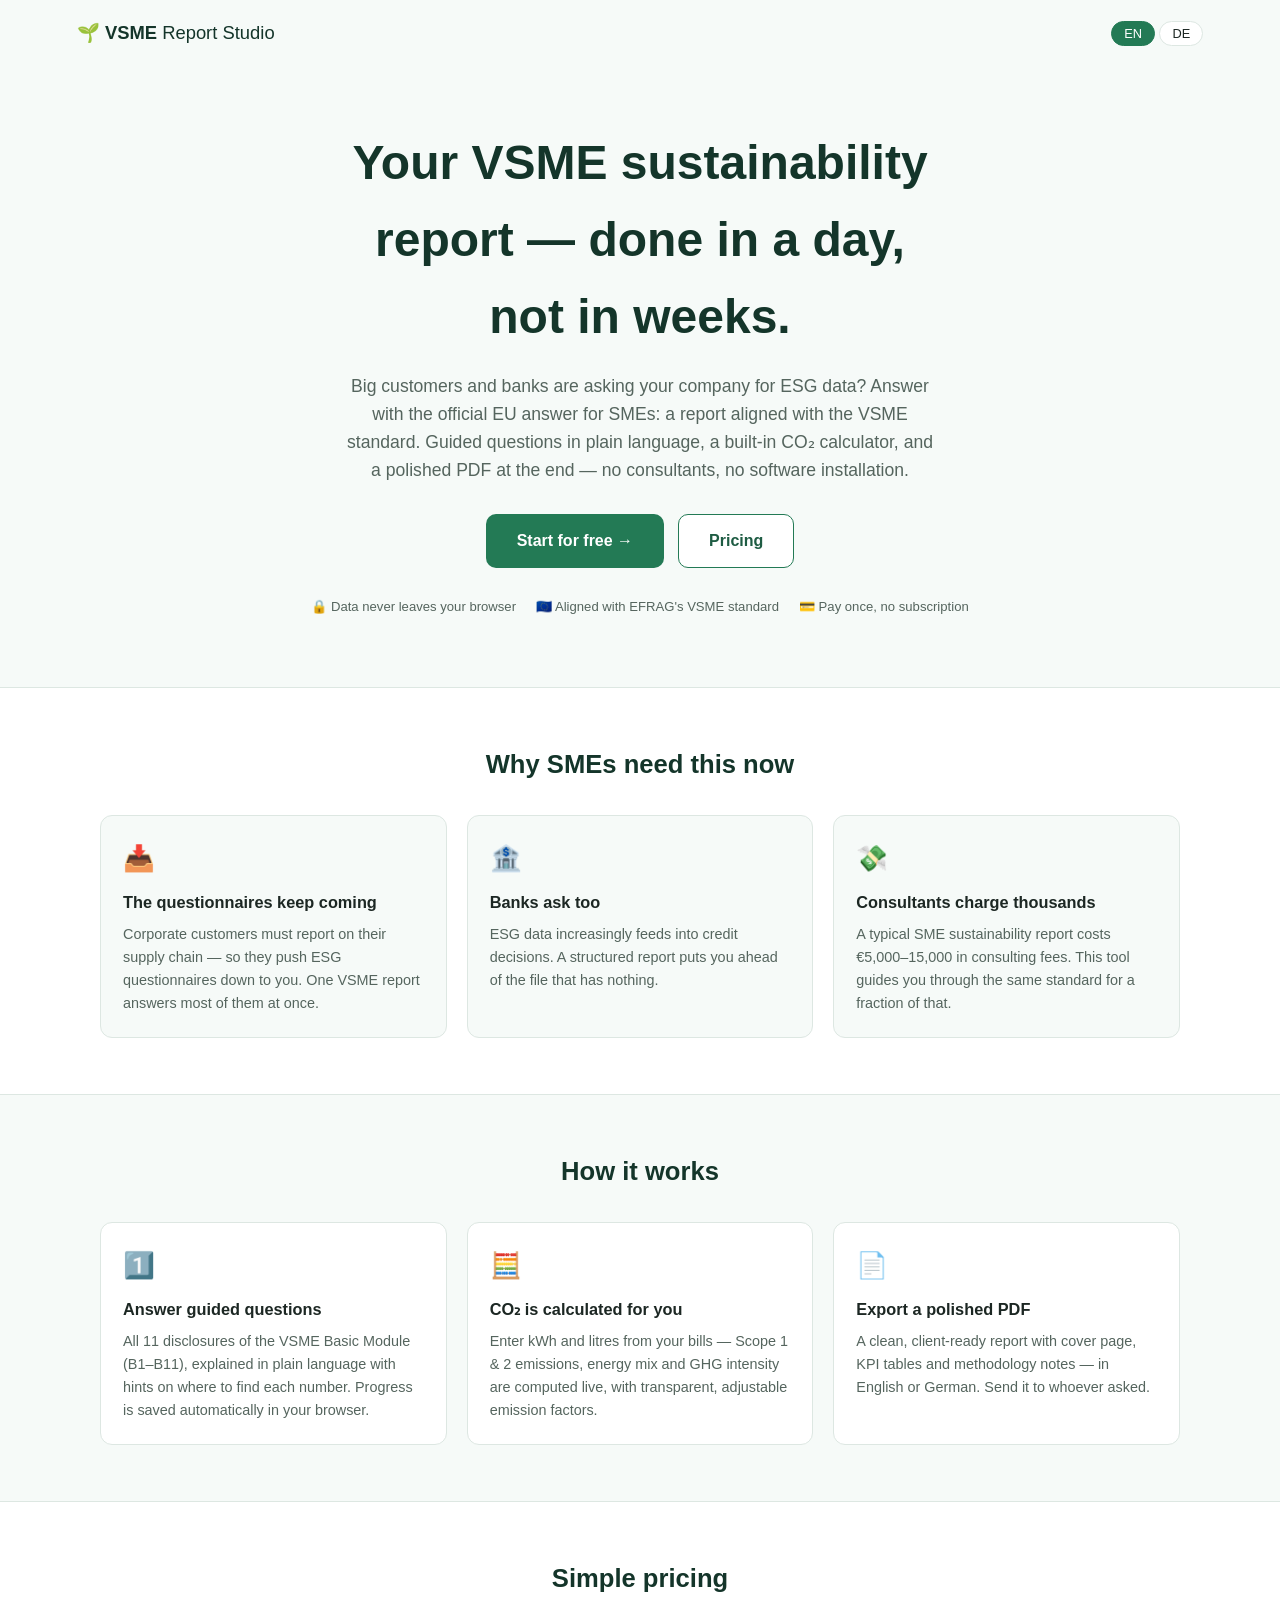
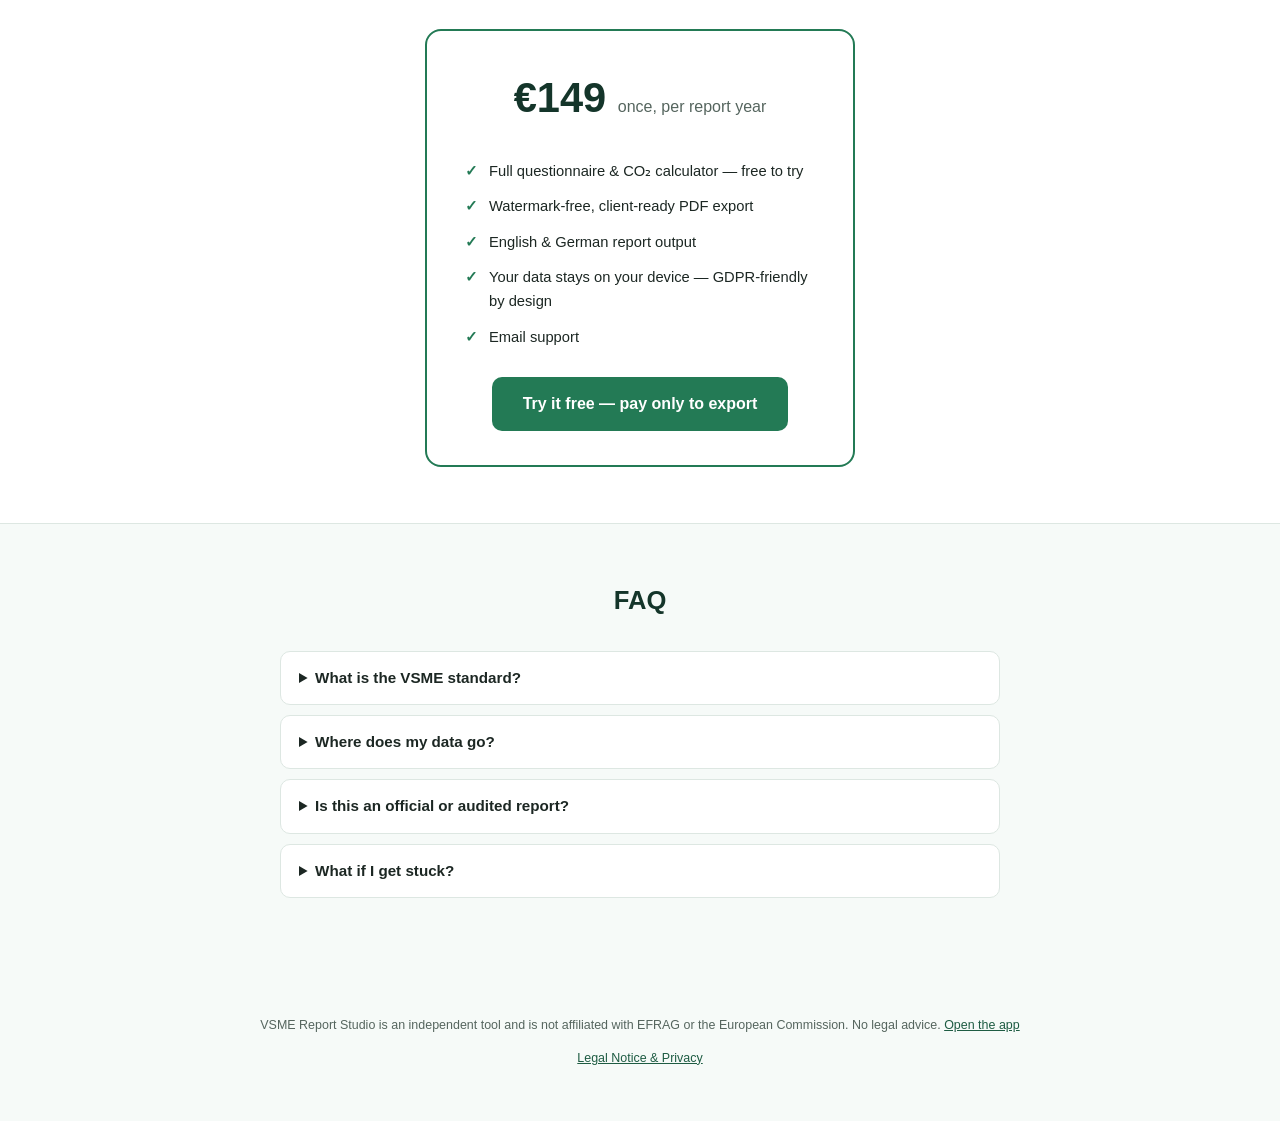
<file: vsme-studio/index.html>
<!DOCTYPE html>
<html lang="en">
<head>
  <meta charset="UTF-8">
  <meta name="viewport" content="width=device-width, initial-scale=1.0">
  <title>VSME Report Studio — Your sustainability report, done in a day</title>
  <meta name="description" content="Create a VSME-aligned sustainability report for your SME in your browser. Guided questionnaire, built-in CO₂ calculator, polished PDF. Your data never leaves your device.">
  <link rel="icon" href="data:image/svg+xml,<svg xmlns='http://www.w3.org/2000/svg' viewBox='0 0 100 100'><text y='.9em' font-size='90'>🌱</text></svg>">
  <style>
    :root {
      --green-900: #14352a; --green-700: #1e5c43; --green-600: #237a55;
      --green-100: #e7f4ee; --ink: #1c2723; --ink-soft: #55655e;
      --line: #dde7e2; --bg: #f6faf8;
    }
    * { box-sizing: border-box; }
    body {
      margin: 0; color: var(--ink); background: var(--bg); line-height: 1.6;
      font-family: -apple-system, BlinkMacSystemFont, "Segoe UI", Roboto, "Helvetica Neue", Arial, sans-serif;
    }
    .de { display: none; }
    body.lang-de .de { display: revert; }
    body.lang-de .en { display: none; }

    header.top {
      display: flex; justify-content: space-between; align-items: center;
      padding: 18px clamp(18px, 6vw, 80px);
    }
    .brand { font-size: 1.15rem; color: var(--green-900); text-decoration: none; }
    .lang-switch button {
      padding: 4px 12px; border-radius: 999px; border: 1px solid var(--line);
      background: #fff; cursor: pointer; font-size: 0.8rem; color: var(--ink);
    }
    .lang-switch button.active { background: var(--green-600); border-color: var(--green-600); color: #fff; }

    .hero { text-align: center; padding: 60px clamp(18px, 6vw, 80px) 70px; }
    .hero h1 { font-size: clamp(1.8rem, 4.5vw, 3rem); margin: 0 0 16px; color: var(--green-900); max-width: 22ch; margin-inline: auto; }
    .hero p.sub { font-size: 1.1rem; color: var(--ink-soft); max-width: 60ch; margin: 0 auto 30px; }
    .cta-row { display: flex; gap: 14px; justify-content: center; flex-wrap: wrap; }
    .btn {
      display: inline-block; padding: 13px 30px; border-radius: 10px; font-weight: 600;
      text-decoration: none; font-size: 1rem; border: 1px solid transparent;
    }
    .btn.primary { background: var(--green-600); color: #fff; }
    .btn.primary:hover { background: var(--green-700); }
    .btn.secondary { background: #fff; color: var(--green-700); border-color: var(--green-600); }
    .badge-row { display: flex; gap: 20px; justify-content: center; flex-wrap: wrap; margin-top: 28px; font-size: 0.82rem; color: var(--ink-soft); }

    section.band { padding: 56px clamp(18px, 6vw, 80px); }
    section.band.alt { background: #fff; border-top: 1px solid var(--line); border-bottom: 1px solid var(--line); }
    section h2 { text-align: center; font-size: 1.6rem; color: var(--green-900); margin: 0 0 30px; }
    .cols { display: grid; grid-template-columns: repeat(auto-fit, minmax(240px, 1fr)); gap: 20px; max-width: 1080px; margin: 0 auto; }
    .card { background: #fff; border: 1px solid var(--line); border-radius: 12px; padding: 22px; }
    section.band.alt .card { background: var(--bg); }
    .card h3 { margin: 0 0 8px; font-size: 1.02rem; }
    .card p { margin: 0; font-size: 0.9rem; color: var(--ink-soft); }
    .emoji { font-size: 1.6rem; display: block; margin-bottom: 10px; }

    .pricing-card {
      max-width: 430px; margin: 0 auto; background: #fff; border: 2px solid var(--green-600);
      border-radius: 16px; padding: 34px; text-align: center;
    }
    .price { font-size: 2.6rem; font-weight: 800; color: var(--green-900); }
    .price small { font-size: 1rem; font-weight: 400; color: var(--ink-soft); }
    .pricing-card ul { text-align: left; padding-left: 0; list-style: none; margin: 22px 0; }
    .pricing-card li { padding: 6px 0 6px 28px; position: relative; font-size: 0.92rem; }
    .pricing-card li::before { content: "✓"; position: absolute; left: 4px; color: var(--green-600); font-weight: 700; }

    details { max-width: 720px; margin: 0 auto 10px; background: #fff; border: 1px solid var(--line); border-radius: 10px; padding: 14px 18px; }
    summary { cursor: pointer; font-weight: 600; font-size: 0.95rem; }
    details p { font-size: 0.9rem; color: var(--ink-soft); }

    footer { padding: 40px clamp(18px, 6vw, 80px); font-size: 0.78rem; color: var(--ink-soft); text-align: center; }
    footer a { color: var(--green-700); }
  </style>
</head>
<body>
  <header class="top">
    <a class="brand" href="index.html">🌱 <strong>VSME</strong> Report Studio</a>
    <div class="lang-switch">
      <button type="button" id="lang-en" class="active">EN</button>
      <button type="button" id="lang-de">DE</button>
    </div>
  </header>

  <section class="hero">
    <h1><span class="en">Your VSME sustainability report — done in a day, not in weeks.</span><span class="de">Ihr VSME-Nachhaltigkeitsbericht — an einem Tag statt in Wochen.</span></h1>
    <p class="sub">
      <span class="en">Big customers and banks are asking your company for ESG data? Answer with the official EU answer for SMEs: a report aligned with the VSME standard. Guided questions in plain language, a built-in CO₂ calculator, and a polished PDF at the end — no consultants, no software installation.</span>
      <span class="de">Großkunden und Banken fragen nach ESG-Daten? Antworten Sie mit der offiziellen EU-Lösung für KMU: einem Bericht nach dem VSME-Standard. Verständlich formulierte Fragen, integrierter CO₂-Rechner und am Ende ein professionelles PDF — ohne Berater, ohne Software-Installation.</span>
    </p>
    <div class="cta-row">
      <a class="btn primary" href="app.html"><span class="en">Start for free →</span><span class="de">Kostenlos starten →</span></a>
      <a class="btn secondary" href="#pricing"><span class="en">Pricing</span><span class="de">Preis</span></a>
    </div>
    <div class="badge-row">
      <span>🔒 <span class="en">Data never leaves your browser</span><span class="de">Daten verlassen Ihren Browser nicht</span></span>
      <span>🇪🇺 <span class="en">Aligned with EFRAG's VSME standard</span><span class="de">Ausgerichtet am VSME-Standard der EFRAG</span></span>
      <span>💳 <span class="en">Pay once, no subscription</span><span class="de">Einmal zahlen, kein Abo</span></span>
    </div>
  </section>

  <section class="band alt">
    <h2><span class="en">Why SMEs need this now</span><span class="de">Warum KMU das jetzt brauchen</span></h2>
    <div class="cols">
      <div class="card"><span class="emoji">📥</span>
        <h3><span class="en">The questionnaires keep coming</span><span class="de">Die Fragebögen kommen laufend</span></h3>
        <p><span class="en">Corporate customers must report on their supply chain — so they push ESG questionnaires down to you. One VSME report answers most of them at once.</span><span class="de">Großunternehmen müssen über ihre Lieferkette berichten — und reichen ESG-Fragebögen an Sie weiter. Ein VSME-Bericht beantwortet die meisten davon auf einmal.</span></p>
      </div>
      <div class="card"><span class="emoji">🏦</span>
        <h3><span class="en">Banks ask too</span><span class="de">Auch Banken fragen</span></h3>
        <p><span class="en">ESG data increasingly feeds into credit decisions. A structured report puts you ahead of the file that has nothing.</span><span class="de">ESG-Daten fließen zunehmend in Kreditentscheidungen ein. Ein strukturierter Bericht verschafft Ihnen einen Vorsprung.</span></p>
      </div>
      <div class="card"><span class="emoji">💸</span>
        <h3><span class="en">Consultants charge thousands</span><span class="de">Berater kosten Tausende</span></h3>
        <p><span class="en">A typical SME sustainability report costs €5,000–15,000 in consulting fees. This tool guides you through the same standard for a fraction of that.</span><span class="de">Ein typischer KMU-Nachhaltigkeitsbericht kostet 5.000–15.000 € an Beratungshonoraren. Dieses Tool führt Sie für einen Bruchteil davon durch denselben Standard.</span></p>
      </div>
    </div>
  </section>

  <section class="band">
    <h2><span class="en">How it works</span><span class="de">So funktioniert es</span></h2>
    <div class="cols">
      <div class="card"><span class="emoji">1️⃣</span>
        <h3><span class="en">Answer guided questions</span><span class="de">Geführte Fragen beantworten</span></h3>
        <p><span class="en">All 11 disclosures of the VSME Basic Module (B1–B11), explained in plain language with hints on where to find each number. Progress is saved automatically in your browser.</span><span class="de">Alle 11 Angaben des VSME-Basismoduls (B1–B11), verständlich erklärt, mit Hinweisen, wo Sie jede Zahl finden. Der Fortschritt wird automatisch im Browser gespeichert.</span></p>
      </div>
      <div class="card"><span class="emoji">🧮</span>
        <h3><span class="en">CO₂ is calculated for you</span><span class="de">CO₂ wird für Sie berechnet</span></h3>
        <p><span class="en">Enter kWh and litres from your bills — Scope 1 & 2 emissions, energy mix and GHG intensity are computed live, with transparent, adjustable emission factors.</span><span class="de">Tragen Sie kWh und Liter aus Ihren Rechnungen ein — Scope-1- und Scope-2-Emissionen, Energiemix und THG-Intensität werden live berechnet, mit transparenten, anpassbaren Emissionsfaktoren.</span></p>
      </div>
      <div class="card"><span class="emoji">📄</span>
        <h3><span class="en">Export a polished PDF</span><span class="de">Professionelles PDF exportieren</span></h3>
        <p><span class="en">A clean, client-ready report with cover page, KPI tables and methodology notes — in English or German. Send it to whoever asked.</span><span class="de">Ein sauberer, versandfertiger Bericht mit Deckblatt, KPI-Tabellen und Methodikhinweisen — auf Deutsch oder Englisch. Schicken Sie ihn direkt an den Anfragenden.</span></p>
      </div>
    </div>
  </section>

  <section class="band alt" id="pricing">
    <h2><span class="en">Simple pricing</span><span class="de">Einfacher Preis</span></h2>
    <div class="pricing-card">
      <div class="price">€149 <small><span class="en">once, per report year</span><span class="de">einmalig, pro Berichtsjahr</span></small></div>
      <ul>
        <li><span class="en">Full questionnaire & CO₂ calculator — free to try</span><span class="de">Kompletter Fragebogen & CO₂-Rechner — kostenlos testen</span></li>
        <li><span class="en">Watermark-free, client-ready PDF export</span><span class="de">PDF-Export ohne Wasserzeichen, versandfertig</span></li>
        <li><span class="en">English & German report output</span><span class="de">Bericht auf Deutsch & Englisch</span></li>
        <li><span class="en">Your data stays on your device — GDPR-friendly by design</span><span class="de">Ihre Daten bleiben auf Ihrem Gerät — DSGVO-freundlich by design</span></li>
        <li><span class="en">Email support</span><span class="de">E-Mail-Support</span></li>
      </ul>
      <a class="btn primary" href="app.html"><span class="en">Try it free — pay only to export</span><span class="de">Kostenlos testen — zahlen Sie nur für den Export</span></a>
    </div>
  </section>

  <section class="band">
    <h2>FAQ</h2>
    <details>
      <summary><span class="en">What is the VSME standard?</span><span class="de">Was ist der VSME-Standard?</span></summary>
      <p><span class="en">The "Voluntary standard for non-listed micro-, small- and medium-sized undertakings" published by EFRAG (the EU's sustainability reporting advisor) in December 2024. It is the EU-recommended way for SMEs to answer ESG data requests from large customers and banks in one standardized report.</span><span class="de">Der „freiwillige Standard für nicht börsennotierte Kleinst-, kleine und mittlere Unternehmen", veröffentlicht von der EFRAG (dem Beratungsgremium der EU für Nachhaltigkeitsberichterstattung) im Dezember 2024. Er ist der von der EU empfohlene Weg für KMU, ESG-Datenanfragen von Großkunden und Banken mit einem standardisierten Bericht zu beantworten.</span></p>
    </details>
    <details>
      <summary><span class="en">Where does my data go?</span><span class="de">Wohin gehen meine Daten?</span></summary>
      <p><span class="en">Nowhere. The entire app runs in your browser; your answers are stored only on your device (localStorage) and you can download them as a backup file. There is no account, no upload and no tracking.</span><span class="de">Nirgendwohin. Die gesamte App läuft in Ihrem Browser; Ihre Antworten werden nur auf Ihrem Gerät gespeichert (localStorage), und Sie können sie als Sicherungsdatei herunterladen. Kein Konto, kein Upload, kein Tracking.</span></p>
    </details>
    <details>
      <summary><span class="en">Is this an official or audited report?</span><span class="de">Ist das ein offizieller oder geprüfter Bericht?</span></summary>
      <p><span class="en">The VSME standard is voluntary, and this tool is a preparation aid — not legal advice or an audit. The report clearly states the methodology used, which is exactly what recipients want to see.</span><span class="de">Der VSME-Standard ist freiwillig, und dieses Tool ist eine Erstellungshilfe — keine Rechtsberatung und keine Prüfung. Der Bericht legt die verwendete Methodik offen, genau das erwarten die Empfänger.</span></p>
    </details>
    <details>
      <summary><span class="en">What if I get stuck?</span><span class="de">Was, wenn ich nicht weiterkomme?</span></summary>
      <p><span class="en">Every question has a plain-language hint telling you where to find the number (utility bill, payroll, waste contractor's statement…). Skipped questions simply don't appear in the report — the standard allows that.</span><span class="de">Jede Frage hat einen verständlichen Hinweis, wo Sie die Zahl finden (Energierechnung, Lohnbuchhaltung, Entsorgerabrechnung …). Übersprungene Fragen erscheinen einfach nicht im Bericht — der Standard erlaubt das.</span></p>
    </details>
  </section>

  <footer>
    <p>
      <span class="en">VSME Report Studio is an independent tool and is not affiliated with EFRAG or the European Commission. No legal advice. </span>
      <span class="de">VSME Report Studio ist ein unabhängiges Tool und steht in keiner Verbindung zur EFRAG oder zur Europäischen Kommission. Keine Rechtsberatung. </span>
      <a href="app.html"><span class="en">Open the app</span><span class="de">Zur App</span></a>
    </p>
    <p id="imprint"><a href="legal.html"><span class="en">Legal Notice &amp; Privacy</span><span class="de">Impressum &amp; Datenschutz</span></a></p>
  </footer>

  <script>
    const setLang = (l) => {
      document.body.classList.toggle('lang-de', l === 'de');
      document.documentElement.lang = l;
      document.getElementById('lang-en').classList.toggle('active', l === 'en');
      document.getElementById('lang-de').classList.toggle('active', l === 'de');
      try { localStorage.setItem('vsme-landing-lang', l); } catch {}
    };
    document.getElementById('lang-en').addEventListener('click', () => setLang('en'));
    document.getElementById('lang-de').addEventListener('click', () => setLang('de'));
    let saved = null;
    try { saved = localStorage.getItem('vsme-landing-lang'); } catch {}
    setLang(saved || ((navigator.language || 'en').startsWith('de') ? 'de' : 'en'));
  </script>
</body>
</html>
</file>
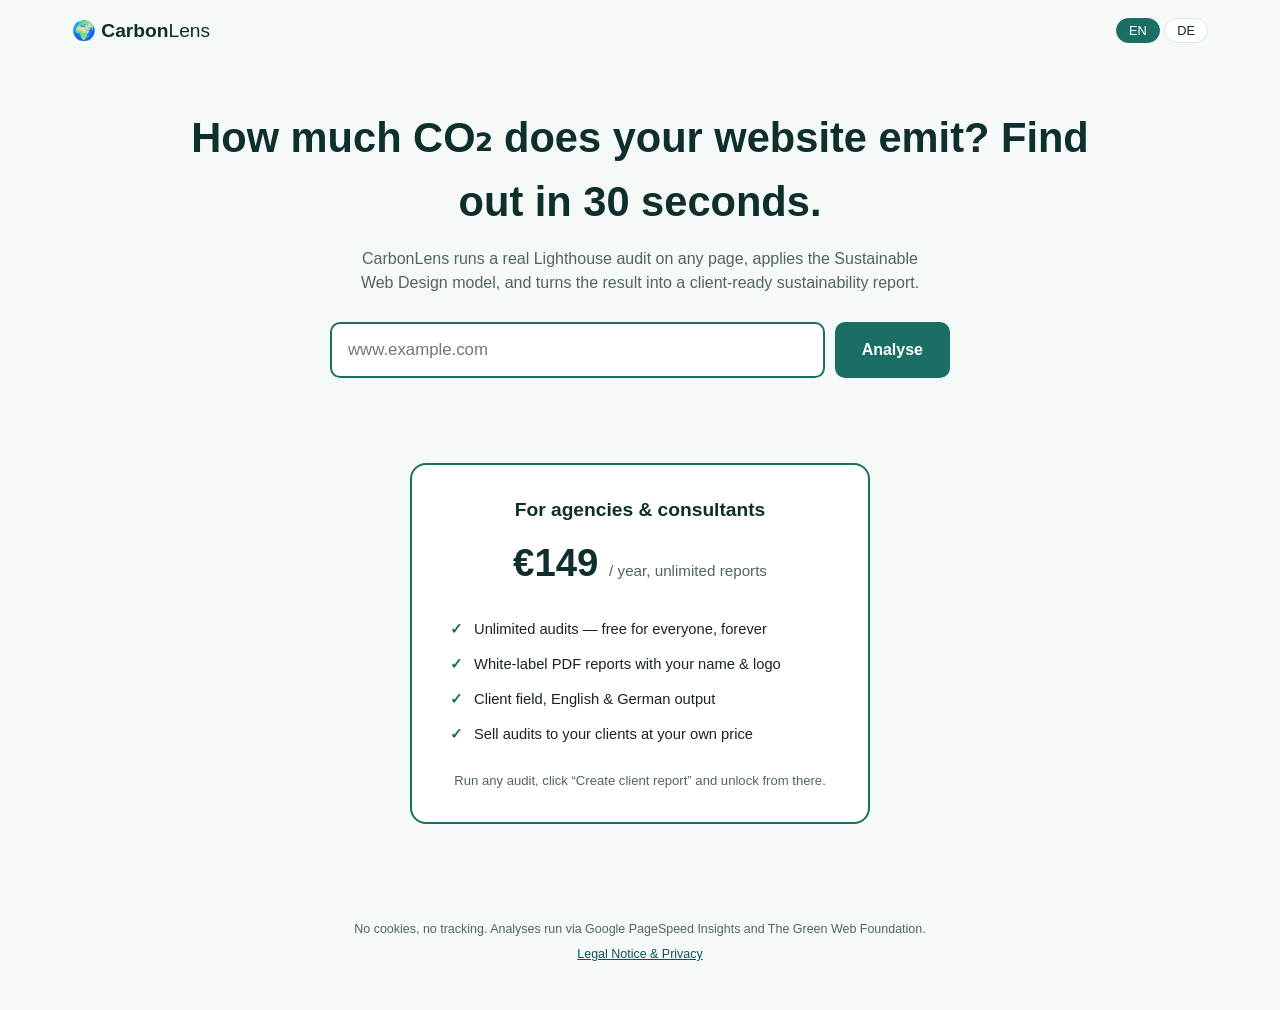
<file: repos/website-analyser/index.html>
<!DOCTYPE html>
<html lang="en">
<head>
  <meta charset="UTF-8">
  <meta name="viewport" content="width=device-width, initial-scale=1.0">
  <title>CarbonLens — Website CO₂ Audit</title>
  <meta name="description" content="How much CO₂ does your website emit? Free instant audit with the Sustainable Web Design model — plus white-label PDF reports for agencies.">
  <link rel="stylesheet" href="css/main.css">
  <link rel="stylesheet" href="css/print.css" media="print">
  <link rel="icon" href="data:image/svg+xml,<svg xmlns='http://www.w3.org/2000/svg' viewBox='0 0 100 100'><text y='.9em' font-size='90'>🌍</text></svg>">
</head>
<body>
  <header class="top no-print">
    <a class="brand" href="index.html">🌍 <strong>Carbon</strong>Lens</a>
    <div class="lang-switch" role="group" aria-label="Language">
      <button type="button" id="lang-en">EN</button>
      <button type="button" id="lang-de">DE</button>
    </div>
  </header>

  <main>
    <section class="hero no-print">
      <h1 id="tagline"></h1>
      <p class="sub" id="sub"></p>
      <div class="analyse-row">
        <input type="url" id="url-input" autocomplete="url" spellcheck="false">
        <button type="button" class="btn primary" id="analyse-btn"></button>
      </div>
      <p id="analyse-status" class="status" role="status"></p>
    </section>

    <section id="results" class="results no-print" hidden></section>

    <section id="report-section" class="report-wrap" hidden></section>

    <section class="pricing no-print" id="pricing">
      <div class="pricing-card">
        <h2><span class="en">For agencies & consultants</span><span class="de">Für Agenturen & Berater</span></h2>
        <div class="price">€149 <small><span class="en">/ year, unlimited reports</span><span class="de">/ Jahr, unbegrenzte Berichte</span></small></div>
        <ul>
          <li><span class="en">Unlimited audits — free for everyone, forever</span><span class="de">Unbegrenzte Analysen — für alle dauerhaft kostenlos</span></li>
          <li><span class="en">White-label PDF reports with your name & logo</span><span class="de">White-Label-PDF-Berichte mit Ihrem Namen & Logo</span></li>
          <li><span class="en">Client field, English & German output</span><span class="de">Kundenfeld, Ausgabe auf Deutsch & Englisch</span></li>
          <li><span class="en">Sell audits to your clients at your own price</span><span class="de">Verkaufen Sie Audits an Ihre Kunden zu Ihrem Preis</span></li>
        </ul>
        <p class="pricing-note"><span class="en">Run any audit, click “Create client report” and unlock from there.</span><span class="de">Beliebiges Audit ausführen, „Kundenbericht erstellen" klicken und dort freischalten.</span></p>
      </div>
    </section>
  </main>

  <footer class="no-print">
    <p id="footer-privacy"></p>
    <p id="support-note"></p>
    <p id="imprint"><a href="legal.html"><span class="en">Legal Notice &amp; Privacy</span><span class="de">Impressum &amp; Datenschutz</span></a></p>
  </footer>

  <dialog id="unlock-dialog" class="unlock-dialog no-print">
    <h3 id="unlock-title"></h3>
    <input type="text" id="unlock-input" autocomplete="off" spellcheck="false">
    <p id="unlock-msg" class="unlock-msg" role="status"></p>
    <div class="dialog-actions">
      <a id="unlock-buy" class="btn secondary" target="_blank" rel="noopener"></a>
      <button type="button" class="btn secondary" id="unlock-cancel"></button>
      <button type="button" class="btn primary" id="unlock-activate"></button>
    </div>
  </dialog>

  <script type="module" src="js/app.js"></script>
</body>
</html>
</file>
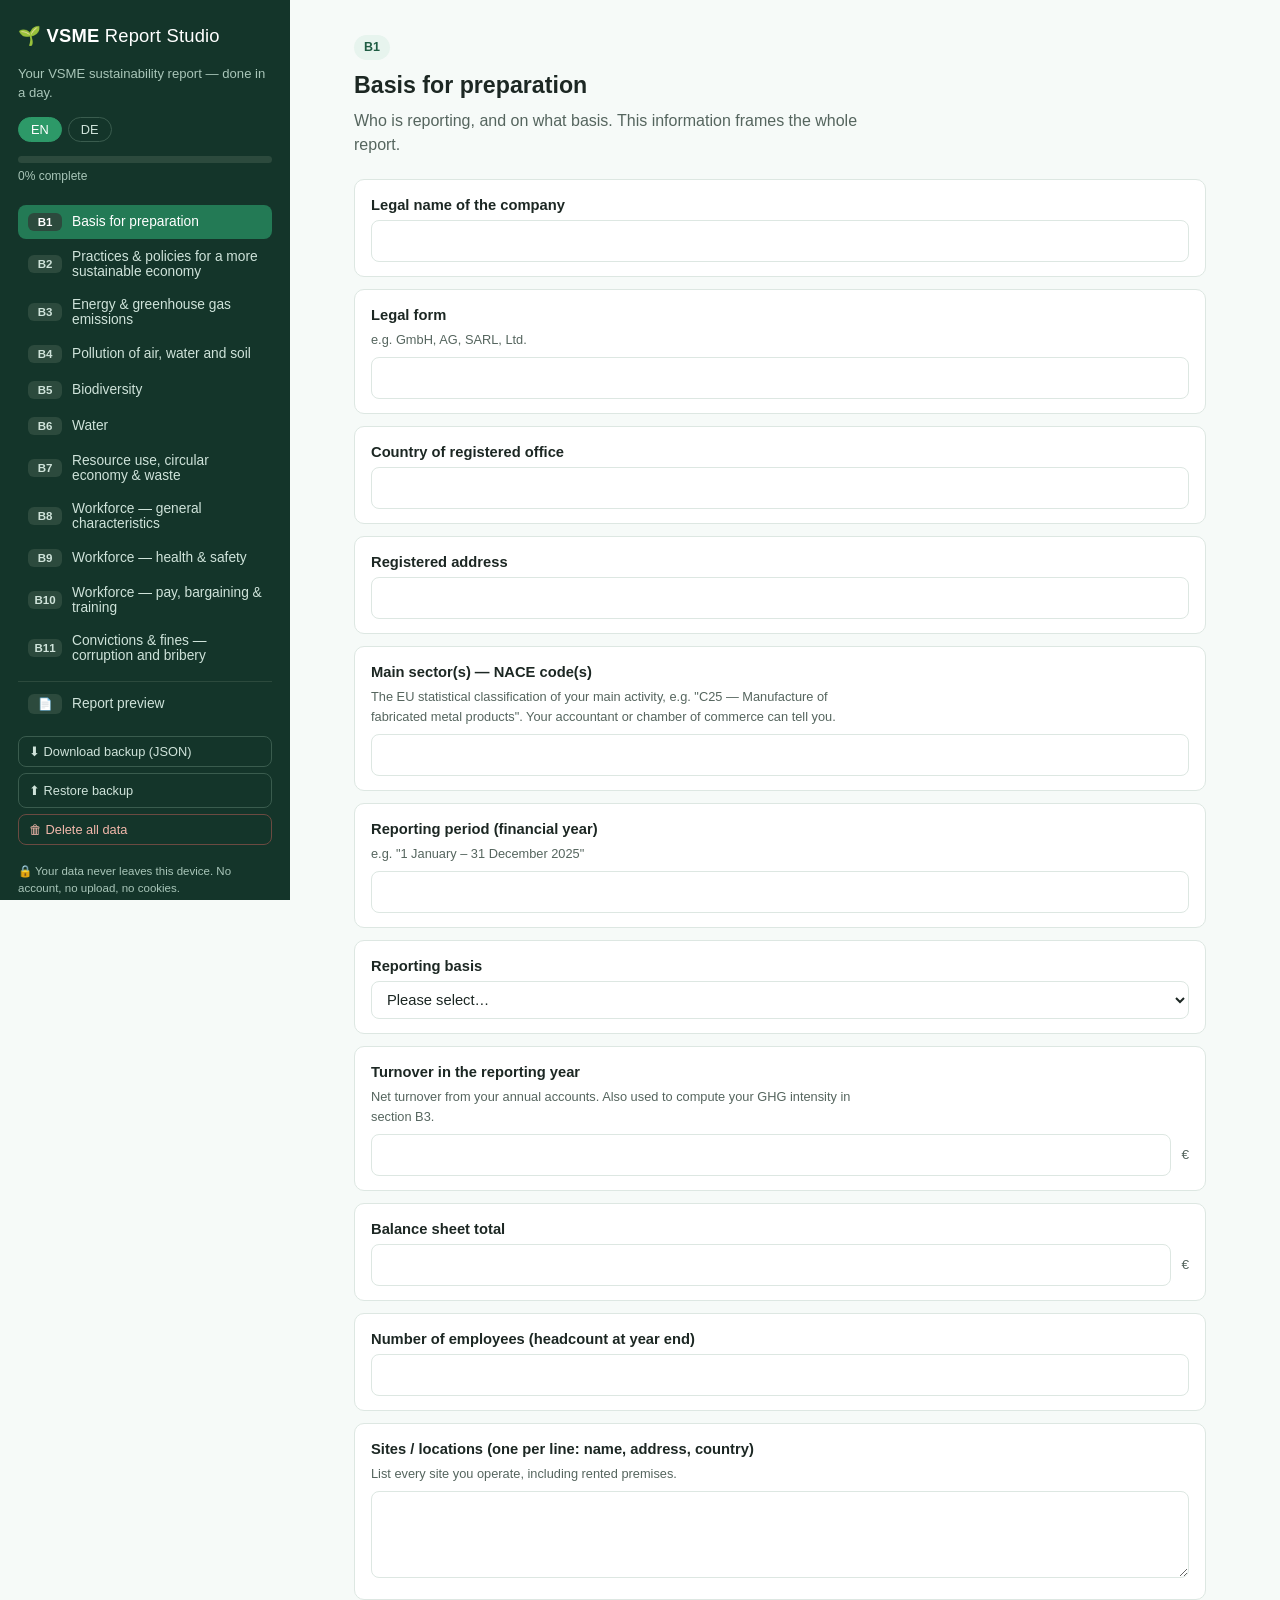
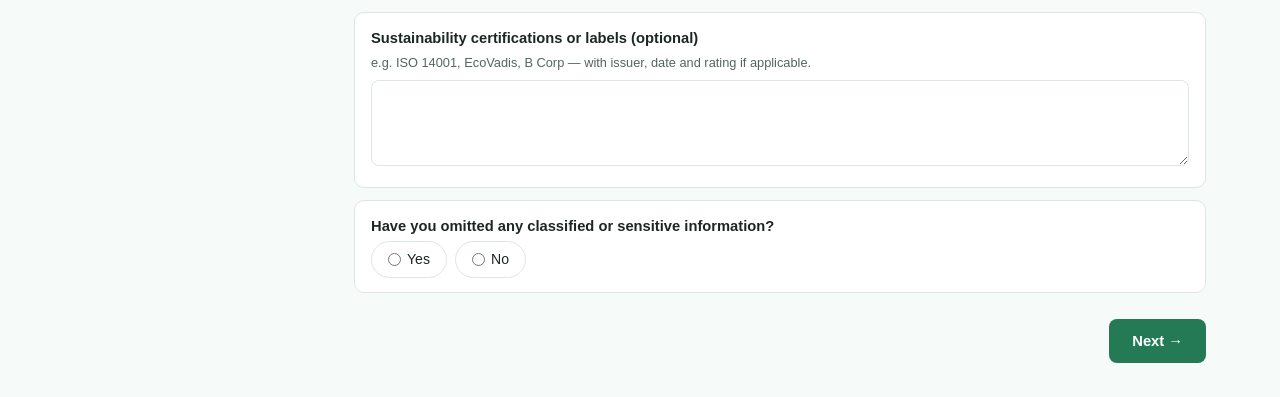
<file: vsme-studio/app.html>
<!DOCTYPE html>
<html lang="en">
<head>
  <meta charset="UTF-8">
  <meta name="viewport" content="width=device-width, initial-scale=1.0">
  <title>VSME Report Studio — App</title>
  <meta name="description" content="Create your VSME sustainability report in your browser. Your data never leaves your device.">
  <link rel="stylesheet" href="css/main.css">
  <link rel="stylesheet" href="css/print.css" media="print">
  <link rel="icon" href="data:image/svg+xml,<svg xmlns='http://www.w3.org/2000/svg' viewBox='0 0 100 100'><text y='.9em' font-size='90'>🌱</text></svg>">
</head>
<body>
  <div class="app-shell">
    <aside class="sidebar no-print">
      <a class="brand" href="index.html">🌱 <strong>VSME</strong> Report Studio</a>
      <p class="tagline" id="tagline"></p>

      <div class="lang-switch" role="group" aria-label="Language">
        <button type="button" id="lang-en">EN</button>
        <button type="button" id="lang-de">DE</button>
      </div>

      <div class="progress">
        <div class="progress-bar"><div class="progress-fill" id="progress-fill"></div></div>
        <span class="progress-label" id="progress-label"></span>
      </div>

      <nav id="nav-sections" aria-label="Report sections"></nav>

      <div class="sidebar-tools">
        <button type="button" class="tool-btn" id="btn-export"></button>
        <label class="tool-btn" id="btn-import-label" for="btn-import"></label>
        <input type="file" id="btn-import" accept="application/json" hidden>
        <button type="button" class="tool-btn danger" id="btn-reset"></button>
      </div>

      <p class="privacy-note" id="privacy-note"></p>
      <p class="support-note" id="support-note"></p>
      <span class="save-indicator" id="save-indicator"></span>
    </aside>

    <main id="main" class="main"></main>
  </div>

  <dialog id="unlock-dialog" class="unlock-dialog no-print">
    <h3 id="unlock-title"></h3>
    <input type="text" id="unlock-input" autocomplete="off" spellcheck="false">
    <p id="unlock-msg" class="unlock-msg" role="status"></p>
    <div class="dialog-actions">
      <a id="unlock-buy" class="btn secondary" target="_blank" rel="noopener"></a>
      <button type="button" class="btn secondary" id="unlock-cancel"></button>
      <button type="button" class="btn primary" id="unlock-activate"></button>
    </div>
  </dialog>

  <script type="module" src="js/app.js"></script>
</body>
</html>
</file>
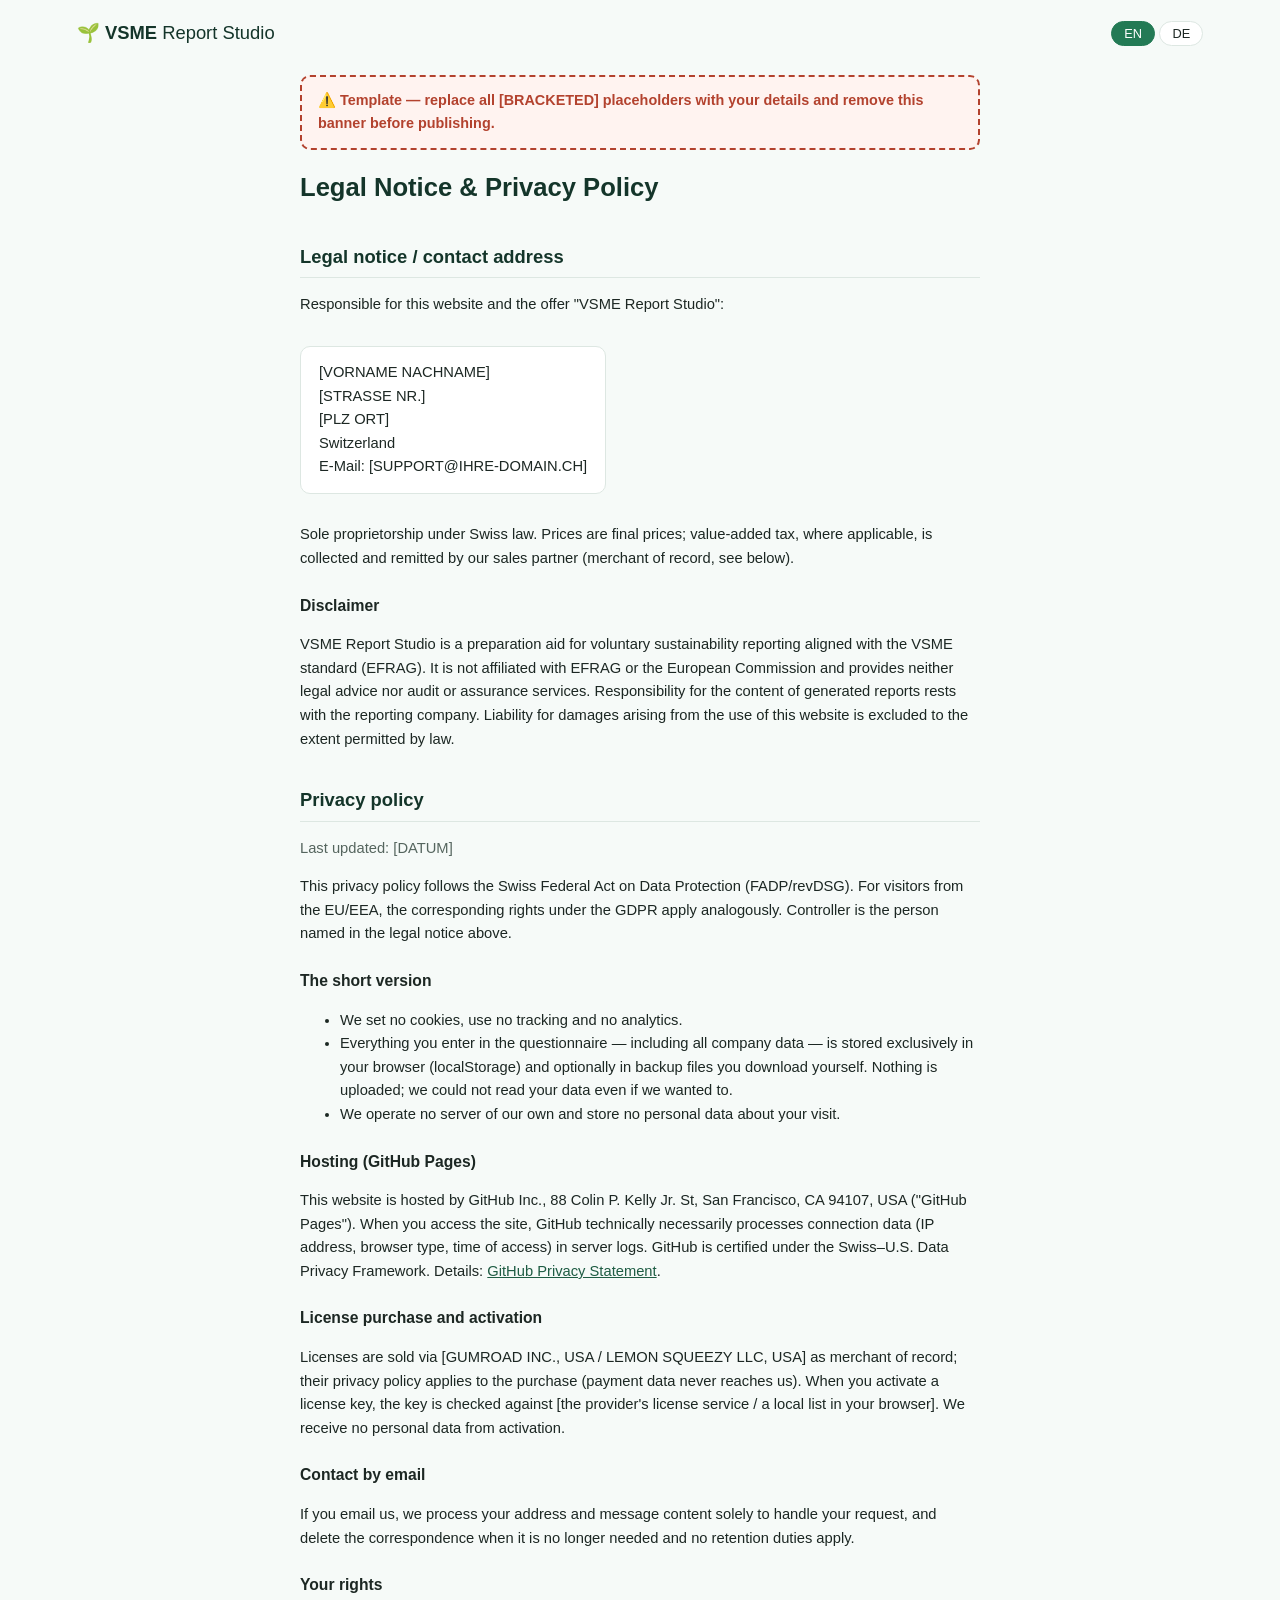
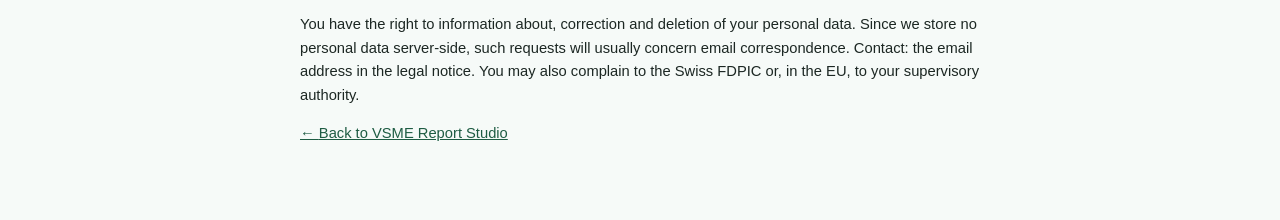
<file: vsme-studio/legal.html>
<!DOCTYPE html>
<html lang="en">
<head>
  <meta charset="UTF-8">
  <meta name="viewport" content="width=device-width, initial-scale=1.0">
  <title>VSME Report Studio — Legal Notice & Privacy / Impressum & Datenschutz</title>
  <meta name="robots" content="noindex">
  <link rel="icon" href="data:image/svg+xml,<svg xmlns='http://www.w3.org/2000/svg' viewBox='0 0 100 100'><text y='.9em' font-size='90'>🌱</text></svg>">
  <style>
    :root { --green-900: #14352a; --green-700: #1e5c43; --green-600: #237a55; --ink: #1c2723; --ink-soft: #55655e; --line: #dde7e2; --bg: #f6faf8; --danger: #b3422e; }
    * { box-sizing: border-box; }
    body { margin: 0; color: var(--ink); background: var(--bg); line-height: 1.6; font-family: -apple-system, BlinkMacSystemFont, "Segoe UI", Roboto, "Helvetica Neue", Arial, sans-serif; }
    .de { display: none; }
    body.lang-de .de { display: revert; }
    body.lang-de .en { display: none; }
    header.top { display: flex; justify-content: space-between; align-items: center; padding: 18px clamp(18px, 6vw, 80px); }
    .brand { font-size: 1.15rem; color: var(--green-900); text-decoration: none; }
    .lang-switch button { padding: 4px 12px; border-radius: 999px; border: 1px solid var(--line); background: #fff; cursor: pointer; font-size: 0.8rem; color: var(--ink); }
    .lang-switch button.active { background: var(--green-600); border-color: var(--green-600); color: #fff; }
    .legal { max-width: 760px; margin: 0 auto; padding: 10px clamp(18px, 5vw, 40px) 60px; }
    .legal h1 { color: var(--green-900); font-size: 1.6rem; }
    .legal h2 { color: var(--green-900); font-size: 1.15rem; margin-top: 34px; border-bottom: 1px solid var(--line); padding-bottom: 6px; }
    .legal h3 { font-size: 0.98rem; margin-top: 22px; }
    .legal p, .legal li { font-size: 0.92rem; }
    .legal a { color: var(--green-700); }
    .addr { background: #fff; border: 1px solid var(--line); border-radius: 10px; padding: 14px 18px; display: inline-block; }
    .todo { background: #fff3f0; border: 2px dashed var(--danger); border-radius: 10px; padding: 12px 16px; color: var(--danger); font-weight: 600; font-size: 0.9rem; }
    .updated { color: var(--ink-soft); font-size: 0.8rem; }
  </style>
</head>
<body>
  <!-- ═══════════════════════════════════════════════════════════════════
       TODO BEFORE LAUNCH: replace every [BRACKETED] placeholder below with
       your real details, then DELETE the red .todo banner div.
       ═══════════════════════════════════════════════════════════════════ -->
  <header class="top">
    <a class="brand" href="index.html">🌱 <strong>VSME</strong> Report Studio</a>
    <div class="lang-switch" role="group" aria-label="Language">
      <button type="button" id="lang-en">EN</button>
      <button type="button" id="lang-de">DE</button>
    </div>
  </header>

  <main class="legal">
    <div class="todo">⚠️ Template — replace all [BRACKETED] placeholders with your details and remove this banner before publishing.</div>

    <h1><span class="en">Legal Notice &amp; Privacy Policy</span><span class="de">Impressum &amp; Datenschutzerklärung</span></h1>

    <h2><span class="en">Legal notice / contact address</span><span class="de">Impressum / Kontaktadresse</span></h2>
    <p>
      <span class="en">Responsible for this website and the offer "VSME Report Studio":</span>
      <span class="de">Verantwortlich für diese Website und das Angebot „VSME Report Studio":</span>
    </p>
    <p class="addr">
      [VORNAME NACHNAME]<br>
      [STRASSE NR.]<br>
      [PLZ ORT]<br>
      <span class="en">Switzerland</span><span class="de">Schweiz</span><br>
      E-Mail: [SUPPORT@IHRE-DOMAIN.CH]
    </p>
    <p>
      <span class="en">Sole proprietorship under Swiss law. Prices are final prices; value-added tax, where applicable, is collected and remitted by our sales partner (merchant of record, see below).</span>
      <span class="de">Einzelunternehmen nach Schweizer Recht. Preise sind Endpreise; allfällige Mehrwertsteuer wird durch unseren Vertriebspartner (Merchant of Record, siehe unten) erhoben und abgeführt.</span>
    </p>

    <h3><span class="en">Disclaimer</span><span class="de">Haftungsausschluss</span></h3>
    <p>
      <span class="en">VSME Report Studio is a preparation aid for voluntary sustainability reporting aligned with the VSME standard (EFRAG). It is not affiliated with EFRAG or the European Commission and provides neither legal advice nor audit or assurance services. Responsibility for the content of generated reports rests with the reporting company. Liability for damages arising from the use of this website is excluded to the extent permitted by law.</span>
      <span class="de">VSME Report Studio ist eine Erstellungshilfe für die freiwillige Nachhaltigkeitsberichterstattung in Anlehnung an den VSME-Standard (EFRAG). Es besteht keine Verbindung zur EFRAG oder zur Europäischen Kommission; das Angebot umfasst weder Rechtsberatung noch Prüfungs- oder Assurance-Leistungen. Die Verantwortung für die Inhalte erzeugter Berichte liegt beim berichtenden Unternehmen. Die Haftung für Schäden aus der Nutzung dieser Website wird im gesetzlich zulässigen Umfang ausgeschlossen.</span>
    </p>

    <h2><span class="en">Privacy policy</span><span class="de">Datenschutzerklärung</span></h2>
    <p class="updated"><span class="en">Last updated:</span><span class="de">Stand:</span> [DATUM]</p>
    <p>
      <span class="en">This privacy policy follows the Swiss Federal Act on Data Protection (FADP/revDSG). For visitors from the EU/EEA, the corresponding rights under the GDPR apply analogously. Controller is the person named in the legal notice above.</span>
      <span class="de">Diese Datenschutzerklärung richtet sich nach dem Schweizer Datenschutzgesetz (revDSG). Für Besucher aus der EU/dem EWR gelten die entsprechenden Rechte der DSGVO analog. Verantwortlich ist die im Impressum genannte Person.</span>
    </p>

    <h3><span class="en">The short version</span><span class="de">Das Wichtigste in Kürze</span></h3>
    <ul>
      <li><span class="en">We set no cookies, use no tracking and no analytics.</span><span class="de">Wir setzen keine Cookies, kein Tracking und keine Analysetools ein.</span></li>
      <li><span class="en">Everything you enter in the questionnaire — including all company data — is stored exclusively in your browser (localStorage) and optionally in backup files you download yourself. Nothing is uploaded; we could not read your data even if we wanted to.</span><span class="de">Alles, was Sie im Fragebogen eingeben — einschliesslich aller Unternehmensdaten — wird ausschliesslich in Ihrem Browser (localStorage) und optional in von Ihnen selbst heruntergeladenen Sicherungsdateien gespeichert. Es wird nichts hochgeladen; wir könnten Ihre Daten nicht einmal einsehen, wenn wir wollten.</span></li>
      <li><span class="en">We operate no server of our own and store no personal data about your visit.</span><span class="de">Wir betreiben keinen eigenen Server und speichern keine Personendaten über Ihren Besuch.</span></li>
    </ul>

    <h3><span class="en">Hosting (GitHub Pages)</span><span class="de">Hosting (GitHub Pages)</span></h3>
    <p>
      <span class="en">This website is hosted by GitHub Inc., 88 Colin P. Kelly Jr. St, San Francisco, CA 94107, USA ("GitHub Pages"). When you access the site, GitHub technically necessarily processes connection data (IP address, browser type, time of access) in server logs. GitHub is certified under the Swiss–U.S. Data Privacy Framework. Details: <a href="https://docs.github.com/en/site-policy/privacy-policies/github-general-privacy-statement" rel="noopener" target="_blank">GitHub Privacy Statement</a>.</span>
      <span class="de">Diese Website wird bei GitHub Inc., 88 Colin P. Kelly Jr. St, San Francisco, CA 94107, USA („GitHub Pages") gehostet. Beim Aufruf verarbeitet GitHub technisch notwendig Verbindungsdaten (IP-Adresse, Browsertyp, Zeitpunkt) in Server-Logs. GitHub ist unter dem Swiss–U.S. Data Privacy Framework zertifiziert. Details: <a href="https://docs.github.com/en/site-policy/privacy-policies/github-general-privacy-statement" rel="noopener" target="_blank">GitHub Privacy Statement</a>.</span>
    </p>

    <h3><span class="en">License purchase and activation</span><span class="de">Lizenzkauf und -aktivierung</span></h3>
    <p>
      <span class="en">Licenses are sold via [GUMROAD INC., USA / LEMON SQUEEZY LLC, USA] as merchant of record; their privacy policy applies to the purchase (payment data never reaches us). When you activate a license key, the key is checked against [the provider's license service / a local list in your browser]. We receive no personal data from activation.</span>
      <span class="de">Lizenzen werden über [GUMROAD INC., USA / LEMON SQUEEZY LLC, USA] als Merchant of Record verkauft; für den Kauf gilt deren Datenschutzerklärung (Zahlungsdaten erreichen uns nie). Bei der Aktivierung eines Lizenzschlüssels wird der Schlüssel gegen [den Lizenzdienst des Anbieters / eine lokale Liste in Ihrem Browser] geprüft. Wir erhalten dabei keine Personendaten.</span>
    </p>

    <h3><span class="en">Contact by email</span><span class="de">Kontakt per E-Mail</span></h3>
    <p>
      <span class="en">If you email us, we process your address and message content solely to handle your request, and delete the correspondence when it is no longer needed and no retention duties apply.</span>
      <span class="de">Wenn Sie uns eine E-Mail schreiben, verarbeiten wir Ihre Adresse und den Inhalt ausschliesslich zur Bearbeitung Ihres Anliegens und löschen die Korrespondenz, sobald sie nicht mehr benötigt wird und keine Aufbewahrungspflichten bestehen.</span>
    </p>

    <h3><span class="en">Your rights</span><span class="de">Ihre Rechte</span></h3>
    <p>
      <span class="en">You have the right to information about, correction and deletion of your personal data. Since we store no personal data server-side, such requests will usually concern email correspondence. Contact: the email address in the legal notice. You may also complain to the Swiss FDPIC or, in the EU, to your supervisory authority.</span>
      <span class="de">Sie haben das Recht auf Auskunft, Berichtigung und Löschung Ihrer Personendaten. Da wir serverseitig keine Personendaten speichern, betreffen solche Anfragen in der Regel E-Mail-Korrespondenz. Kontakt: die im Impressum genannte E-Mail-Adresse. Sie können sich zudem beim EDÖB oder, in der EU, bei Ihrer Aufsichtsbehörde beschweren.</span>
    </p>

    <p><a href="index.html">← <span class="en">Back to VSME Report Studio</span><span class="de">Zurück zu VSME Report Studio</span></a></p>
  </main>

  <script>
    const setLang = (l) => {
      document.body.classList.toggle('lang-de', l === 'de');
      document.documentElement.lang = l;
      document.getElementById('lang-en').classList.toggle('active', l === 'en');
      document.getElementById('lang-de').classList.toggle('active', l === 'de');
    };
    document.getElementById('lang-en').addEventListener('click', () => setLang('en'));
    document.getElementById('lang-de').addEventListener('click', () => setLang('de'));
    let saved = null;
    try { saved = localStorage.getItem('vsme-landing-lang'); } catch {}
    setLang(saved || ((navigator.language || 'en').startsWith('de') ? 'de' : 'en'));
  </script>
</body>
</html>
</file>
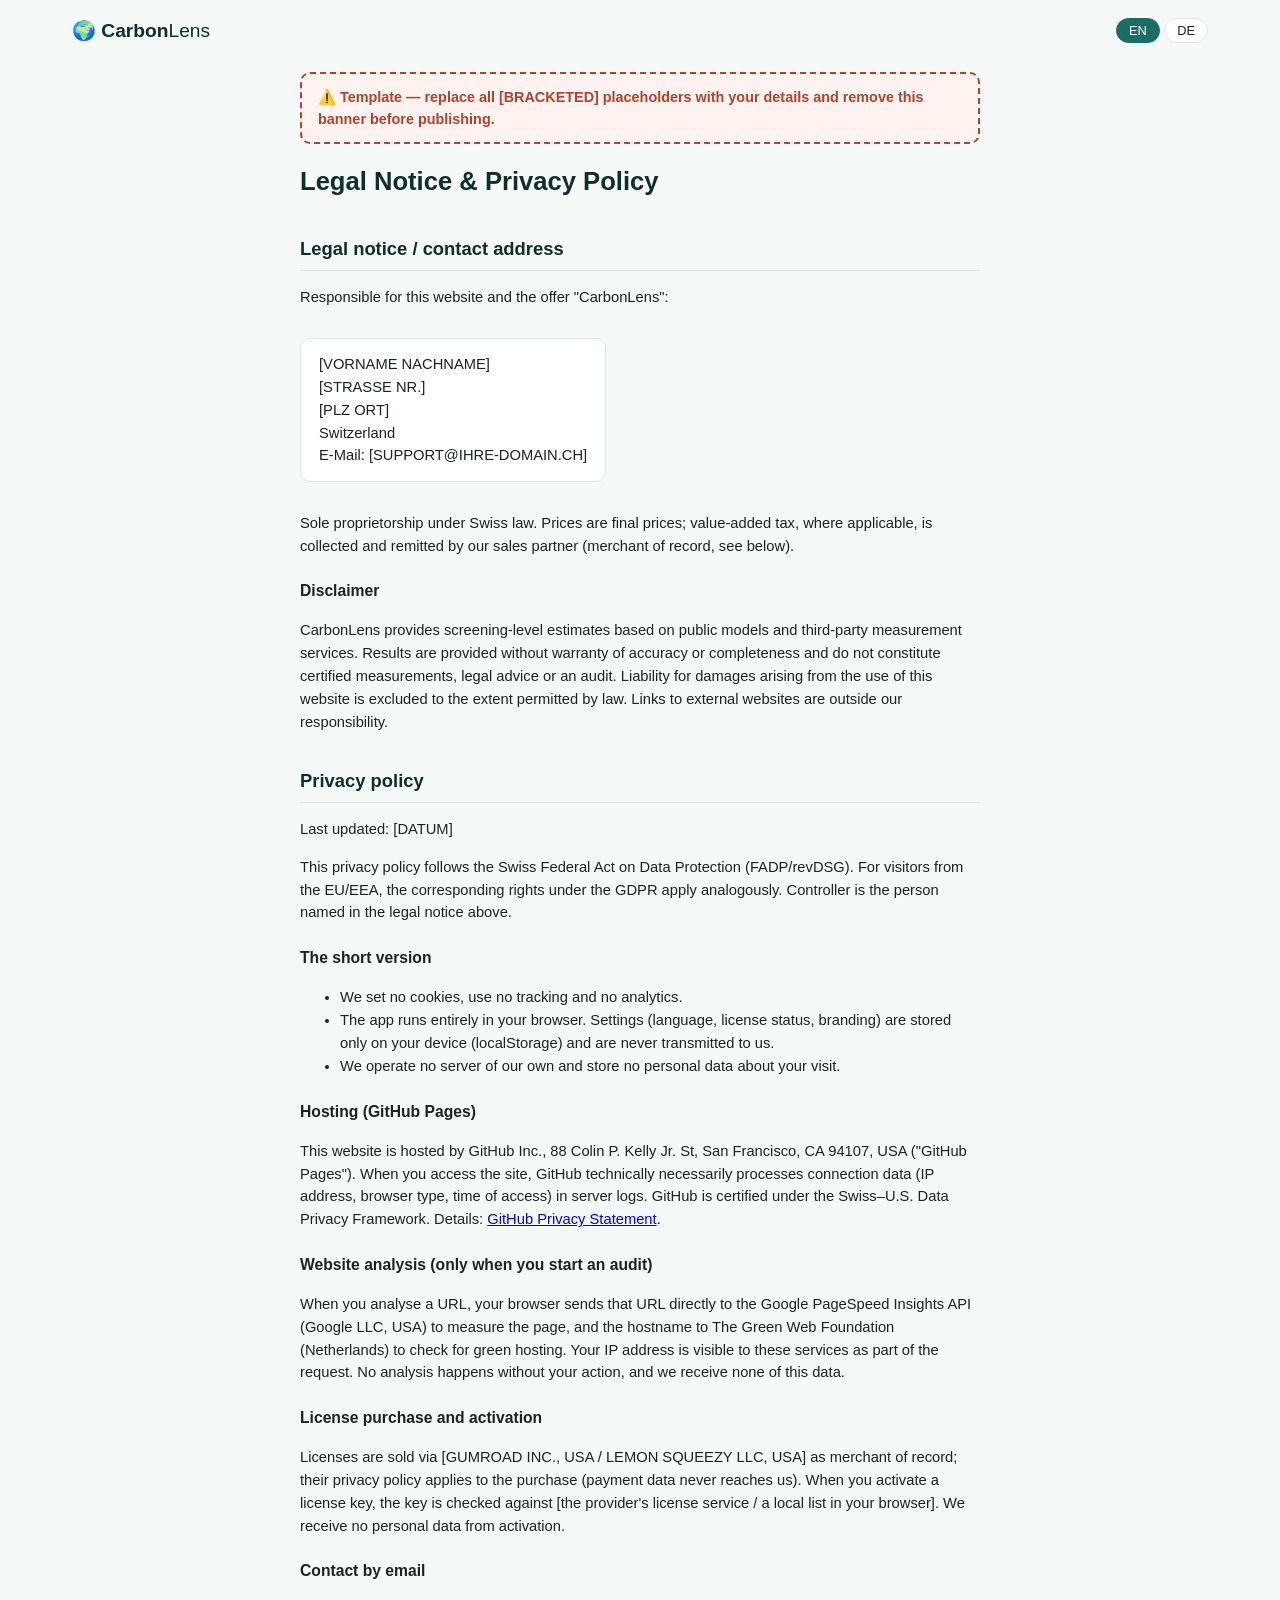
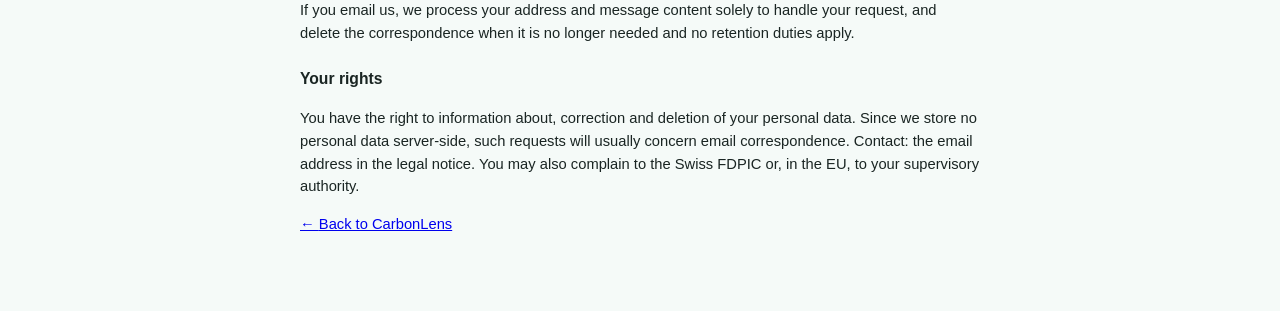
<file: repos/website-analyser/legal.html>
<!DOCTYPE html>
<html lang="en">
<head>
  <meta charset="UTF-8">
  <meta name="viewport" content="width=device-width, initial-scale=1.0">
  <title>CarbonLens — Legal Notice & Privacy / Impressum & Datenschutz</title>
  <meta name="robots" content="noindex">
  <link rel="stylesheet" href="css/main.css">
  <link rel="icon" href="data:image/svg+xml,<svg xmlns='http://www.w3.org/2000/svg' viewBox='0 0 100 100'><text y='.9em' font-size='90'>🌍</text></svg>">
  <style>
    .legal { max-width: 760px; margin: 0 auto; padding: 10px clamp(18px, 5vw, 40px) 60px; }
    .legal h1 { color: var(--teal-900); font-size: 1.6rem; }
    .legal h2 { color: var(--teal-900); font-size: 1.15rem; margin-top: 34px; border-bottom: 1px solid var(--line); padding-bottom: 6px; }
    .legal h3 { font-size: 0.98rem; margin-top: 22px; }
    .legal p, .legal li { font-size: 0.92rem; color: var(--ink); }
    .legal .addr { background: var(--card); border: 1px solid var(--line); border-radius: 10px; padding: 14px 18px; display: inline-block; }
    .todo { background: #fff3f0; border: 2px dashed var(--danger); border-radius: 10px; padding: 12px 16px; color: var(--danger); font-weight: 600; font-size: 0.9rem; }
    .updated { color: var(--ink-soft); font-size: 0.8rem; }
  </style>
</head>
<body>
  <!-- ═══════════════════════════════════════════════════════════════════
       TODO BEFORE LAUNCH: replace every [BRACKETED] placeholder below with
       your real details, then DELETE the red .todo banner div.
       ═══════════════════════════════════════════════════════════════════ -->
  <header class="top no-print">
    <a class="brand" href="index.html">🌍 <strong>Carbon</strong>Lens</a>
    <div class="lang-switch" role="group" aria-label="Language">
      <button type="button" id="lang-en">EN</button>
      <button type="button" id="lang-de">DE</button>
    </div>
  </header>

  <main class="legal">
    <div class="todo">⚠️ Template — replace all [BRACKETED] placeholders with your details and remove this banner before publishing.</div>

    <h1><span class="en">Legal Notice &amp; Privacy Policy</span><span class="de">Impressum &amp; Datenschutzerklärung</span></h1>

    <h2><span class="en">Legal notice / contact address</span><span class="de">Impressum / Kontaktadresse</span></h2>
    <p>
      <span class="en">Responsible for this website and the offer "CarbonLens":</span>
      <span class="de">Verantwortlich für diese Website und das Angebot „CarbonLens":</span>
    </p>
    <p class="addr">
      [VORNAME NACHNAME]<br>
      [STRASSE NR.]<br>
      [PLZ ORT]<br>
      <span class="en">Switzerland</span><span class="de">Schweiz</span><br>
      E-Mail: [SUPPORT@IHRE-DOMAIN.CH]
    </p>
    <p>
      <span class="en">Sole proprietorship under Swiss law. Prices are final prices; value-added tax, where applicable, is collected and remitted by our sales partner (merchant of record, see below).</span>
      <span class="de">Einzelunternehmen nach Schweizer Recht. Preise sind Endpreise; allfällige Mehrwertsteuer wird durch unseren Vertriebspartner (Merchant of Record, siehe unten) erhoben und abgeführt.</span>
    </p>

    <h3><span class="en">Disclaimer</span><span class="de">Haftungsausschluss</span></h3>
    <p>
      <span class="en">CarbonLens provides screening-level estimates based on public models and third-party measurement services. Results are provided without warranty of accuracy or completeness and do not constitute certified measurements, legal advice or an audit. Liability for damages arising from the use of this website is excluded to the extent permitted by law. Links to external websites are outside our responsibility.</span>
      <span class="de">CarbonLens liefert Schätzwerte auf Basis öffentlicher Modelle und Messdienste Dritter. Die Ergebnisse werden ohne Gewähr für Richtigkeit und Vollständigkeit bereitgestellt und stellen weder zertifizierte Messungen noch Rechtsberatung oder ein Audit dar. Die Haftung für Schäden aus der Nutzung dieser Website wird im gesetzlich zulässigen Umfang ausgeschlossen. Für verlinkte externe Websites übernehmen wir keine Verantwortung.</span>
    </p>

    <h2><span class="en">Privacy policy</span><span class="de">Datenschutzerklärung</span></h2>
    <p class="updated"><span class="en">Last updated:</span><span class="de">Stand:</span> [DATUM]</p>
    <p>
      <span class="en">This privacy policy follows the Swiss Federal Act on Data Protection (FADP/revDSG). For visitors from the EU/EEA, the corresponding rights under the GDPR apply analogously. Controller is the person named in the legal notice above.</span>
      <span class="de">Diese Datenschutzerklärung richtet sich nach dem Schweizer Datenschutzgesetz (revDSG). Für Besucher aus der EU/dem EWR gelten die entsprechenden Rechte der DSGVO analog. Verantwortlich ist die im Impressum genannte Person.</span>
    </p>

    <h3><span class="en">The short version</span><span class="de">Das Wichtigste in Kürze</span></h3>
    <ul>
      <li><span class="en">We set no cookies, use no tracking and no analytics.</span><span class="de">Wir setzen keine Cookies, kein Tracking und keine Analysetools ein.</span></li>
      <li><span class="en">The app runs entirely in your browser. Settings (language, license status, branding) are stored only on your device (localStorage) and are never transmitted to us.</span><span class="de">Die App läuft vollständig in Ihrem Browser. Einstellungen (Sprache, Lizenzstatus, Branding) werden nur auf Ihrem Gerät gespeichert (localStorage) und nie an uns übermittelt.</span></li>
      <li><span class="en">We operate no server of our own and store no personal data about your visit.</span><span class="de">Wir betreiben keinen eigenen Server und speichern keine Personendaten über Ihren Besuch.</span></li>
    </ul>

    <h3><span class="en">Hosting (GitHub Pages)</span><span class="de">Hosting (GitHub Pages)</span></h3>
    <p>
      <span class="en">This website is hosted by GitHub Inc., 88 Colin P. Kelly Jr. St, San Francisco, CA 94107, USA ("GitHub Pages"). When you access the site, GitHub technically necessarily processes connection data (IP address, browser type, time of access) in server logs. GitHub is certified under the Swiss–U.S. Data Privacy Framework. Details: <a href="https://docs.github.com/en/site-policy/privacy-policies/github-general-privacy-statement" rel="noopener" target="_blank">GitHub Privacy Statement</a>.</span>
      <span class="de">Diese Website wird bei GitHub Inc., 88 Colin P. Kelly Jr. St, San Francisco, CA 94107, USA („GitHub Pages") gehostet. Beim Aufruf verarbeitet GitHub technisch notwendig Verbindungsdaten (IP-Adresse, Browsertyp, Zeitpunkt) in Server-Logs. GitHub ist unter dem Swiss–U.S. Data Privacy Framework zertifiziert. Details: <a href="https://docs.github.com/en/site-policy/privacy-policies/github-general-privacy-statement" rel="noopener" target="_blank">GitHub Privacy Statement</a>.</span>
    </p>

    <h3><span class="en">Website analysis (only when you start an audit)</span><span class="de">Website-Analyse (nur wenn Sie einen Audit starten)</span></h3>
    <p>
      <span class="en">When you analyse a URL, your browser sends that URL directly to the Google PageSpeed Insights API (Google LLC, USA) to measure the page, and the hostname to The Green Web Foundation (Netherlands) to check for green hosting. Your IP address is visible to these services as part of the request. No analysis happens without your action, and we receive none of this data.</span>
      <span class="de">Wenn Sie eine URL analysieren, sendet Ihr Browser diese URL direkt an die Google PageSpeed Insights API (Google LLC, USA) zur Vermessung der Seite sowie den Hostnamen an die Green Web Foundation (Niederlande) zur Prüfung auf grünes Hosting. Ihre IP-Adresse ist für diese Dienste im Rahmen der Anfrage sichtbar. Ohne Ihre Aktion findet keine Analyse statt; wir selbst erhalten keine dieser Daten.</span>
    </p>

    <h3><span class="en">License purchase and activation</span><span class="de">Lizenzkauf und -aktivierung</span></h3>
    <p>
      <span class="en">Licenses are sold via [GUMROAD INC., USA / LEMON SQUEEZY LLC, USA] as merchant of record; their privacy policy applies to the purchase (payment data never reaches us). When you activate a license key, the key is checked against [the provider's license service / a local list in your browser]. We receive no personal data from activation.</span>
      <span class="de">Lizenzen werden über [GUMROAD INC., USA / LEMON SQUEEZY LLC, USA] als Merchant of Record verkauft; für den Kauf gilt deren Datenschutzerklärung (Zahlungsdaten erreichen uns nie). Bei der Aktivierung eines Lizenzschlüssels wird der Schlüssel gegen [den Lizenzdienst des Anbieters / eine lokale Liste in Ihrem Browser] geprüft. Wir erhalten dabei keine Personendaten.</span>
    </p>

    <h3><span class="en">Contact by email</span><span class="de">Kontakt per E-Mail</span></h3>
    <p>
      <span class="en">If you email us, we process your address and message content solely to handle your request, and delete the correspondence when it is no longer needed and no retention duties apply.</span>
      <span class="de">Wenn Sie uns eine E-Mail schreiben, verarbeiten wir Ihre Adresse und den Inhalt ausschliesslich zur Bearbeitung Ihres Anliegens und löschen die Korrespondenz, sobald sie nicht mehr benötigt wird und keine Aufbewahrungspflichten bestehen.</span>
    </p>

    <h3><span class="en">Your rights</span><span class="de">Ihre Rechte</span></h3>
    <p>
      <span class="en">You have the right to information about, correction and deletion of your personal data. Since we store no personal data server-side, such requests will usually concern email correspondence. Contact: the email address in the legal notice. You may also complain to the Swiss FDPIC or, in the EU, to your supervisory authority.</span>
      <span class="de">Sie haben das Recht auf Auskunft, Berichtigung und Löschung Ihrer Personendaten. Da wir serverseitig keine Personendaten speichern, betreffen solche Anfragen in der Regel E-Mail-Korrespondenz. Kontakt: die im Impressum genannte E-Mail-Adresse. Sie können sich zudem beim EDÖB oder, in der EU, bei Ihrer Aufsichtsbehörde beschweren.</span>
    </p>

    <p><a href="index.html">← <span class="en">Back to CarbonLens</span><span class="de">Zurück zu CarbonLens</span></a></p>
  </main>

  <script>
    const setLang = (l) => {
      document.body.classList.toggle('lang-de', l === 'de');
      document.documentElement.lang = l;
      document.getElementById('lang-en').classList.toggle('active', l === 'en');
      document.getElementById('lang-de').classList.toggle('active', l === 'de');
    };
    document.getElementById('lang-en').addEventListener('click', () => setLang('en'));
    document.getElementById('lang-de').addEventListener('click', () => setLang('de'));
    let saved = null;
    try { saved = JSON.parse(localStorage.getItem('carbonlens-meta-v1'))?.lang; } catch {}
    setLang(saved || ((navigator.language || 'en').startsWith('de') ? 'de' : 'en'));
  </script>
</body>
</html>
</file>
<file: repos/website-analyser/css/main.css>
/* ==========================================================================
   CarbonLens — application styles
   ========================================================================== */

:root {
  --teal-900: #0e2f2c;
  --teal-700: #14524b;
  --teal-600: #1a6e63;
  --teal-500: #21907f;
  --teal-100: #e5f4f1;
  --ink: #1a2523;
  --ink-soft: #52645f;
  --line: #dbe8e4;
  --bg: #f5faf8;
  --card: #ffffff;
  --danger: #b3422e;
  --radius: 10px;
  --font: -apple-system, BlinkMacSystemFont, "Segoe UI", Roboto, "Helvetica Neue", Arial, sans-serif;
}

* { box-sizing: border-box; }

body {
  margin: 0;
  font-family: var(--font);
  color: var(--ink);
  background: var(--bg);
  line-height: 1.55;
}

/* language toggle for static bilingual spans */
.de { display: none; }
body.lang-de .de { display: revert; }
body.lang-de .en { display: none; }

.top {
  display: flex;
  justify-content: space-between;
  align-items: center;
  padding: 16px clamp(18px, 6vw, 72px);
}
.brand { font-size: 1.2rem; color: var(--teal-900); text-decoration: none; }

.lang-switch button {
  padding: 4px 12px;
  border-radius: 999px;
  border: 1px solid var(--line);
  background: #fff;
  color: var(--ink);
  cursor: pointer;
  font-size: 0.8rem;
}
.lang-switch button.active { background: var(--teal-600); border-color: var(--teal-600); color: #fff; }

main { padding: 0 clamp(18px, 6vw, 72px) 40px; max-width: 1060px; margin: 0 auto; }

/* ---------- Hero ---------- */

.hero { text-align: center; padding: 44px 0 30px; }
.hero h1 { font-size: clamp(1.6rem, 4vw, 2.6rem); color: var(--teal-900); margin: 0 0 12px; }
.hero .sub { color: var(--ink-soft); max-width: 64ch; margin: 0 auto 26px; }

.analyse-row {
  display: flex;
  gap: 10px;
  max-width: 620px;
  margin: 0 auto;
  flex-wrap: wrap;
  justify-content: center;
}
.analyse-row input {
  flex: 1 1 320px;
  padding: 13px 16px;
  font: inherit;
  font-size: 1.05rem;
  border: 2px solid var(--teal-600);
  border-radius: var(--radius);
}
.analyse-row input:focus { outline: 3px solid var(--teal-100); }

.btn {
  display: inline-block;
  padding: 12px 26px;
  border-radius: var(--radius);
  border: 1px solid transparent;
  font: inherit;
  font-size: 1rem;
  font-weight: 600;
  cursor: pointer;
  text-decoration: none;
  text-align: center;
}
.btn.primary { background: var(--teal-600); color: #fff; }
.btn.primary:hover { background: var(--teal-700); }
.btn.primary:disabled { opacity: 0.6; cursor: wait; }
.btn.secondary { background: #fff; color: var(--teal-700); border-color: var(--teal-600); }
.btn.secondary:hover { background: var(--teal-100); }

.status { min-height: 1.4em; margin: 14px 0 0; color: var(--ink-soft); font-size: 0.92rem; }
.status.error { color: var(--danger); font-weight: 600; }

/* ---------- Results ---------- */

.results {
  background: var(--card);
  border: 1px solid var(--line);
  border-radius: 14px;
  padding: clamp(18px, 4vw, 36px);
  margin: 10px 0 26px;
  box-shadow: 0 2px 14px rgba(14, 47, 44, 0.07);
}
.results-for { margin: 0 0 16px; color: var(--ink-soft); }
.results h3 { margin: 26px 0 10px; color: var(--teal-900); font-size: 1.05rem; }

.score-hero { display: flex; align-items: center; gap: 22px; flex-wrap: wrap; }
.grade {
  flex: 0 0 auto;
  width: 92px;
  height: 92px;
  border-radius: 20px;
  display: flex;
  align-items: center;
  justify-content: center;
  font-size: 2.4rem;
  font-weight: 800;
  color: #fff;
  background: #7a8a86;
}
.grade-Aplus, .grade-A { background: #1f9d55; }
.grade-B { background: #6cb43f; }
.grade-C { background: #d3a41b; }
.grade-D { background: #d97c1b; }
.grade-E { background: #cf5320; }
.grade-F { background: #bb3325; }

.grams { font-size: 1.7rem; font-weight: 800; color: var(--teal-900); margin: 0; }
.grams span { font-size: 0.9rem; font-weight: 500; color: var(--ink-soft); }
.cleaner { margin: 4px 0 0; color: var(--ink-soft); }

.facts-grid { display: grid; grid-template-columns: repeat(auto-fit, minmax(180px, 1fr)); gap: 12px; margin-top: 20px; }
.fact {
  background: var(--teal-100);
  border-radius: var(--radius);
  padding: 12px 14px;
  display: flex;
  flex-direction: column;
  gap: 2px;
}
.fact span { font-size: 0.76rem; text-transform: uppercase; letter-spacing: 0.4px; color: var(--teal-700); }
.fact strong { font-size: 1.05rem; }
.fact em { font-size: 0.78rem; color: var(--ink-soft); font-style: normal; }

table.breakdown { width: 100%; border-collapse: collapse; }
.breakdown th, .breakdown td { text-align: left; padding: 7px 10px; font-size: 0.9rem; border-bottom: 1px solid var(--teal-100); }
.breakdown th { width: 30%; font-weight: 600; color: var(--ink-soft); }
.breakdown td.num { width: 18%; font-variant-numeric: tabular-nums; white-space: nowrap; }
.bar-cell { width: 52%; }
.bar {
  display: inline-block;
  height: 10px;
  background: linear-gradient(90deg, var(--teal-500), #7fd4bd);
  border-radius: 99px;
  margin-right: 8px;
  vertical-align: middle;
  max-width: calc(100% - 52px);
}

.annual-row { display: flex; flex-wrap: wrap; align-items: center; gap: 18px; }
.annual-row label { font-size: 0.85rem; color: var(--ink-soft); display: flex; flex-direction: column; gap: 4px; }
.annual-row input { padding: 9px 12px; border: 1px solid var(--line); border-radius: 8px; font: inherit; width: 160px; }
.eq { font-size: 0.92rem; color: var(--ink-soft); }
.eq strong { color: var(--teal-900); font-size: 1.05rem; }

ol.recs { padding-left: 20px; margin: 0; }
ol.recs li { margin-bottom: 14px; }
ol.recs .saves {
  display: inline-block;
  margin-left: 8px;
  background: var(--teal-100);
  color: var(--teal-700);
  border-radius: 999px;
  font-size: 0.76rem;
  font-weight: 700;
  padding: 2px 10px;
}
ol.recs p { margin: 4px 0 0; font-size: 0.88rem; color: var(--ink-soft); max-width: 72ch; }
.no-recs { color: var(--ink-soft); }

.report-cta { margin-top: 26px; }

/* ---------- Report section ---------- */

.report-wrap { margin-bottom: 30px; }

.report-toolbar { display: flex; flex-wrap: wrap; align-items: center; gap: 14px; margin-bottom: 16px; }
.report-toolbar .hint { flex-basis: 100%; margin: 0; font-size: 0.78rem; color: var(--ink-soft); }

.license-banner { flex: 1 1 340px; border-radius: var(--radius); padding: 12px 16px; font-size: 0.88rem; }
.license-banner.locked { background: #fff7e6; border: 1px solid #f0dcae; }
.license-banner.ok { background: var(--teal-100); border: 1px solid #c4e5dd; color: var(--teal-700); font-weight: 600; }
.license-banner p { margin: 0 0 10px; }
.banner-actions { display: flex; gap: 10px; flex-wrap: wrap; }

.branding { flex-basis: 100%; background: var(--card); border: 1px solid var(--line); border-radius: var(--radius); padding: 14px 16px; }
.branding h4 { margin: 0 0 10px; font-size: 0.85rem; color: var(--teal-700); text-transform: uppercase; letter-spacing: 0.4px; }
.branding-grid { display: grid; grid-template-columns: repeat(auto-fit, minmax(220px, 1fr)); gap: 12px; align-items: end; }
.branding-grid label { font-size: 0.82rem; color: var(--ink-soft); display: flex; flex-direction: column; gap: 4px; }
.branding-grid input[type="text"] { padding: 8px 11px; border: 1px solid var(--line); border-radius: 8px; font: inherit; }

#report-container {
  background: #fff;
  border: 1px solid var(--line);
  border-radius: 14px;
  box-shadow: 0 2px 14px rgba(14, 47, 44, 0.07);
  padding: clamp(24px, 5vw, 60px);
  position: relative;
  overflow: hidden;
}

/* ---------- Report document (shared with print) ---------- */

.report { position: relative; font-size: 0.92rem; }

.watermark {
  position: absolute;
  inset: 0;
  display: flex;
  align-items: center;
  justify-content: center;
  font-size: clamp(60px, 14vw, 140px);
  font-weight: 800;
  color: rgba(179, 66, 46, 0.13);
  transform: rotate(-28deg);
  pointer-events: none;
  z-index: 5;
}

.report-head { display: flex; justify-content: space-between; gap: 18px; align-items: flex-start; margin-bottom: 26px; }
.brand-logo { max-height: 52px; max-width: 220px; display: block; margin-bottom: 8px; }
.prepared-by { margin: 0; font-size: 0.85rem; color: var(--ink-soft); }
.head-right { text-align: right; font-size: 0.85rem; color: var(--ink-soft); }
.head-right p { margin: 0 0 4px; }

.report h1 { color: var(--teal-900); font-size: 1.7rem; margin: 0 0 4px; }
.report-url { color: var(--teal-600); margin: 0 0 22px; word-break: break-all; }
.report h2 { font-size: 1.05rem; color: var(--teal-900); border-bottom: 1px solid var(--line); padding-bottom: 6px; margin: 26px 0 10px; }

table.facts { width: 100%; border-collapse: collapse; margin-top: 10px; }
.facts th, .facts td { text-align: left; padding: 7px 10px; font-size: 0.88rem; border-bottom: 1px solid var(--teal-100); }
.facts th { width: 44%; font-weight: 600; color: var(--ink-soft); }

.report .breakdown th, .report .breakdown td { border-bottom: 1px solid #eef5f2; }

.method p { font-size: 0.76rem; color: var(--ink-soft); }
.report-footer { border-top: 1px solid var(--line); margin-top: 34px; padding-top: 12px; font-size: 0.72rem; color: var(--ink-soft); }

/* ---------- Pricing ---------- */

.pricing { padding: 20px 0 30px; }
.pricing-card {
  max-width: 460px;
  margin: 0 auto;
  background: var(--card);
  border: 2px solid var(--teal-600);
  border-radius: 16px;
  padding: 30px 34px;
  text-align: center;
}
.pricing-card h2 { margin: 0 0 8px; color: var(--teal-900); font-size: 1.2rem; }
.price { font-size: 2.4rem; font-weight: 800; color: var(--teal-900); }
.price small { font-size: 0.95rem; font-weight: 400; color: var(--ink-soft); }
.pricing-card ul { text-align: left; padding: 0; list-style: none; margin: 20px 0; }
.pricing-card li { padding: 6px 0 6px 28px; position: relative; font-size: 0.92rem; }
.pricing-card li::before { content: "✓"; position: absolute; left: 4px; color: var(--teal-600); font-weight: 700; }
.pricing-note { font-size: 0.82rem; color: var(--ink-soft); margin: 0; }

/* ---------- Dialog & footer ---------- */

.unlock-dialog {
  border: none;
  border-radius: 14px;
  padding: 26px 28px;
  width: min(440px, 92vw);
  box-shadow: 0 12px 50px rgba(0, 0, 0, 0.25);
}
.unlock-dialog::backdrop { background: rgba(14, 47, 44, 0.45); }
.unlock-dialog h3 { margin: 0 0 14px; }
.unlock-dialog input { width: 100%; padding: 10px 12px; font: inherit; font-size: 1rem; letter-spacing: 0.5px; border: 1px solid var(--line); border-radius: 8px; }
.unlock-msg { min-height: 1.2em; font-size: 0.85rem; margin: 10px 0; }
.unlock-msg.error { color: var(--danger); }
.unlock-msg.ok { color: var(--teal-600); font-weight: 600; }
.dialog-actions { display: flex; justify-content: flex-end; gap: 10px; flex-wrap: wrap; }

footer { padding: 26px clamp(18px, 6vw, 72px) 40px; text-align: center; font-size: 0.78rem; color: var(--ink-soft); }
footer p { margin: 0 0 6px; }
footer a { color: var(--teal-700); }

@media (max-width: 640px) {
  .score-hero { gap: 14px; }
  .grade { width: 72px; height: 72px; font-size: 1.9rem; }
}
</file>
<file: repos/website-analyser/css/print.css>
/* ==========================================================================
   Print stylesheet — only the report survives printing → clean A4 PDF.
   ========================================================================== */

@page {
  size: A4;
  margin: 16mm 15mm;
}

.top,
.hero,
.results,
.pricing,
footer,
.no-print,
.report-toolbar {
  display: none !important;
}

body { background: #fff !important; }

main { padding: 0 !important; max-width: none !important; }

.report-wrap { margin: 0 !important; }

#report-container {
  border: none !important;
  border-radius: 0 !important;
  box-shadow: none !important;
  padding: 0 !important;
  overflow: visible !important;
}

.report { font-size: 10.5pt; }

.report section { page-break-inside: avoid; }

/* Watermark on every printed page of the preview */
.report--watermarked .watermark {
  position: fixed;
  inset: 0;
  display: flex;
  align-items: center;
  justify-content: center;
  font-size: 120pt;
  color: rgba(179, 66, 46, 0.15);
  transform: rotate(-30deg);
  z-index: 999;
  -webkit-print-color-adjust: exact;
  print-color-adjust: exact;
}

.bar {
  -webkit-print-color-adjust: exact;
  print-color-adjust: exact;
}
</file>
<file: vsme-studio/css/main.css>
/* ==========================================================================
   VSME Report Studio — application styles
   ========================================================================== */

:root {
  --green-900: #14352a;
  --green-700: #1e5c43;
  --green-600: #237a55;
  --green-500: #2d9968;
  --green-100: #e7f4ee;
  --ink: #1c2723;
  --ink-soft: #55655e;
  --line: #dde7e2;
  --bg: #f6faf8;
  --card: #ffffff;
  --danger: #b3422e;
  --radius: 10px;
  --font: -apple-system, BlinkMacSystemFont, "Segoe UI", Roboto, "Helvetica Neue", Arial, sans-serif;
}

* { box-sizing: border-box; }

body {
  margin: 0;
  font-family: var(--font);
  color: var(--ink);
  background: var(--bg);
  line-height: 1.5;
}

.app-shell {
  display: grid;
  grid-template-columns: 290px 1fr;
  min-height: 100vh;
}

/* ---------- Sidebar ---------- */

.sidebar {
  background: var(--green-900);
  color: #e8f2ed;
  padding: 22px 18px;
  display: flex;
  flex-direction: column;
  gap: 14px;
  position: sticky;
  top: 0;
  height: 100vh;
  overflow-y: auto;
}

.brand {
  color: #fff;
  text-decoration: none;
  font-size: 1.15rem;
  letter-spacing: 0.2px;
}

.tagline { margin: 0; font-size: 0.82rem; color: #a9c6b9; }

.lang-switch { display: flex; gap: 6px; }
.lang-switch button {
  flex: 0 0 auto;
  padding: 4px 12px;
  border-radius: 999px;
  border: 1px solid #3a5c4e;
  background: transparent;
  color: #cfe3da;
  cursor: pointer;
  font-size: 0.8rem;
}
.lang-switch button.active { background: var(--green-500); border-color: var(--green-500); color: #fff; }

.progress-bar {
  height: 7px;
  border-radius: 99px;
  background: #2c4a3d;
  overflow: hidden;
}
.progress-fill {
  height: 100%;
  width: 0;
  background: linear-gradient(90deg, var(--green-500), #7fd4a8);
  transition: width 0.4s ease;
}
.progress-label { font-size: 0.75rem; color: #a9c6b9; }

nav#nav-sections { display: flex; flex-direction: column; gap: 2px; margin-top: 4px; }

.nav-item {
  display: flex;
  align-items: center;
  gap: 10px;
  padding: 8px 10px;
  border: none;
  border-radius: 8px;
  background: transparent;
  color: #cfe3da;
  text-align: left;
  font-size: 0.86rem;
  cursor: pointer;
}
.nav-item:hover { background: #22453a; }
.nav-item.active { background: var(--green-600); color: #fff; }
.nav-item.touched:not(.active) .nav-code { background: var(--green-500); color: #fff; }
.nav-code {
  flex: 0 0 34px;
  text-align: center;
  font-size: 0.72rem;
  font-weight: 700;
  background: #2c4a3d;
  border-radius: 6px;
  padding: 3px 0;
}
.nav-report { margin-top: 8px; border-top: 1px solid #2c4a3d; border-radius: 0 0 8px 8px; padding-top: 12px; }

.sidebar-tools { display: flex; flex-direction: column; gap: 6px; margin-top: auto; }
.tool-btn {
  border: 1px solid #3a5c4e;
  background: transparent;
  color: #cfe3da;
  border-radius: 8px;
  padding: 7px 10px;
  font-size: 0.8rem;
  cursor: pointer;
  text-align: left;
}
.tool-btn:hover { background: #22453a; }
.tool-btn.danger { color: #f2b8ab; border-color: #6b4a41; }

.privacy-note { font-size: 0.72rem; color: #a9c6b9; margin: 4px 0 0; }
.support-note { font-size: 0.72rem; color: #a9c6b9; margin: 0; }
.support-note a { color: #cfe3da; }

.save-indicator { font-size: 0.72rem; color: #7fd4a8; opacity: 0; transition: opacity 0.3s; min-height: 1em; }
.save-indicator.visible { opacity: 1; }

/* ---------- Main / forms ---------- */

.main { padding: 34px clamp(18px, 5vw, 64px); max-width: 980px; }

.section-header { margin-bottom: 22px; }
.section-code {
  display: inline-block;
  background: var(--green-100);
  color: var(--green-700);
  font-weight: 700;
  font-size: 0.78rem;
  padding: 3px 10px;
  border-radius: 999px;
}
.section-header h2 { margin: 8px 0 6px; font-size: 1.45rem; }
.section-intro { color: var(--ink-soft); margin: 0; max-width: 62ch; }

.field {
  background: var(--card);
  border: 1px solid var(--line);
  border-radius: var(--radius);
  padding: 14px 16px;
  margin-bottom: 12px;
}
.field > label { display: block; font-weight: 600; font-size: 0.92rem; margin-bottom: 4px; }
.help { margin: 0 0 8px; font-size: 0.8rem; color: var(--ink-soft); max-width: 68ch; }

input[type="text"], input[type="number"], textarea, select {
  width: 100%;
  padding: 9px 11px;
  border: 1px solid var(--line);
  border-radius: 8px;
  font: inherit;
  font-size: 0.92rem;
  background: #fff;
  color: var(--ink);
}
input:focus, textarea:focus, select:focus {
  outline: 2px solid var(--green-500);
  outline-offset: 0;
  border-color: var(--green-500);
}

.input-row { display: flex; align-items: center; gap: 10px; }
.input-row input { flex: 1; }
.unit { color: var(--ink-soft); font-size: 0.85rem; white-space: nowrap; }

.yesno { display: flex; gap: 8px; }
.pill {
  display: inline-flex;
  align-items: center;
  gap: 6px;
  padding: 7px 16px;
  border: 1px solid var(--line);
  border-radius: 999px;
  cursor: pointer;
  font-size: 0.88rem;
  background: #fff;
}
.pill:has(input:checked) { background: var(--green-600); border-color: var(--green-600); color: #fff; }
.pill input { accent-color: #fff; margin: 0; }

.computed-panel {
  background: var(--green-100);
  border: 1px solid #c4e2d3;
  border-radius: var(--radius);
  padding: 14px 16px;
  margin: 18px 0;
}
.computed-panel h4 { margin: 0 0 8px; font-size: 0.85rem; color: var(--green-700); text-transform: uppercase; letter-spacing: 0.4px; }
.computed-panel table { width: 100%; border-collapse: collapse; font-size: 0.9rem; }
.computed-panel td { padding: 4px 0; border-bottom: 1px dashed #c4e2d3; }
.computed-panel td:last-child { text-align: right; font-weight: 700; color: var(--green-700); font-variant-numeric: tabular-nums; }
.computed-panel tr:last-child td { border-bottom: none; }

.step-buttons { display: flex; justify-content: space-between; margin-top: 26px; }

.btn {
  display: inline-block;
  padding: 10px 22px;
  border-radius: 8px;
  border: 1px solid transparent;
  font: inherit;
  font-size: 0.92rem;
  font-weight: 600;
  cursor: pointer;
  text-decoration: none;
  text-align: center;
}
.btn.primary { background: var(--green-600); color: #fff; }
.btn.primary:hover { background: var(--green-700); }
.btn.secondary { background: #fff; color: var(--green-700); border-color: var(--green-600); }
.btn.secondary:hover { background: var(--green-100); }

/* ---------- Report preview ---------- */

.report-toolbar {
  display: flex;
  flex-wrap: wrap;
  align-items: center;
  gap: 14px;
  margin-bottom: 20px;
}
.report-toolbar .hint { flex-basis: 100%; margin: 0; font-size: 0.78rem; color: var(--ink-soft); }

.license-banner {
  flex: 1 1 340px;
  border-radius: var(--radius);
  padding: 12px 16px;
  font-size: 0.88rem;
}
.license-banner.locked { background: #fff7e6; border: 1px solid #f0dcae; }
.license-banner.ok { background: var(--green-100); border: 1px solid #c4e2d3; color: var(--green-700); font-weight: 600; }
.license-banner p { margin: 0 0 10px; }
.banner-actions { display: flex; gap: 10px; flex-wrap: wrap; }

#report-container {
  background: #fff;
  border: 1px solid var(--line);
  border-radius: var(--radius);
  box-shadow: 0 2px 14px rgba(20, 53, 42, 0.08);
  padding: clamp(24px, 5vw, 64px);
  position: relative;
  overflow: hidden;
}

/* ---------- Report document (shared with print) ---------- */

.report { position: relative; font-size: 0.92rem; }

.watermark {
  position: absolute;
  inset: 0;
  display: flex;
  align-items: center;
  justify-content: center;
  font-size: clamp(60px, 14vw, 140px);
  font-weight: 800;
  color: rgba(179, 66, 46, 0.13);
  transform: rotate(-28deg);
  pointer-events: none;
  z-index: 5;
}

.report-cover { text-align: center; padding: 60px 0 70px; border-bottom: 3px solid var(--green-600); margin-bottom: 34px; }
.cover-kicker { text-transform: uppercase; letter-spacing: 1.5px; font-size: 0.72rem; color: var(--green-600); margin: 0 0 14px; }
.report-cover h1 { font-size: 2.2rem; margin: 0 0 10px; color: var(--green-900); }
.report-cover h2 { font-size: 1.3rem; margin: 0; font-weight: 600; }
.cover-year { color: var(--ink-soft); margin: 10px 0 0; }

.report-section { margin-bottom: 30px; }
.report-section h3 { border-bottom: 1px solid var(--line); padding-bottom: 6px; font-size: 1.05rem; color: var(--green-900); }
.report-section h3 .code { color: var(--green-600); margin-right: 8px; }
.report-section h4 { font-size: 0.9rem; margin: 16px 0 6px; }

.data-table { width: 100%; border-collapse: collapse; }
.data-table th, .data-table td { text-align: left; vertical-align: top; padding: 7px 10px; font-size: 0.86rem; border-bottom: 1px solid #eef4f1; }
.data-table th { width: 44%; font-weight: 600; color: var(--ink-soft); }

.kpi-table { width: 100%; border-collapse: collapse; background: var(--green-100); border-radius: 8px; overflow: hidden; }
.kpi-table td { padding: 8px 12px; font-size: 0.88rem; border-bottom: 1px solid #d5eadf; }
.kpi-table tr:last-child td { border-bottom: none; }
.kpi-value { text-align: right; font-weight: 700; color: var(--green-700); font-variant-numeric: tabular-nums; }

.method-note { margin-top: 14px; font-size: 0.76rem; color: var(--ink-soft); }
.method-note h4 { margin: 0 0 4px; font-size: 0.78rem; }
.method-note p { margin: 0; }

.report-footer { border-top: 1px solid var(--line); margin-top: 40px; padding-top: 14px; font-size: 0.72rem; color: var(--ink-soft); }
.generated-on { margin-top: 6px; }

/* ---------- Unlock dialog ---------- */

.unlock-dialog {
  border: none;
  border-radius: 14px;
  padding: 26px 28px;
  width: min(440px, 92vw);
  box-shadow: 0 12px 50px rgba(0, 0, 0, 0.25);
}
.unlock-dialog::backdrop { background: rgba(20, 53, 42, 0.45); }
.unlock-dialog h3 { margin: 0 0 14px; }
.unlock-dialog input { font-size: 1rem; letter-spacing: 0.5px; }
.unlock-msg { min-height: 1.2em; font-size: 0.85rem; margin: 10px 0; }
.unlock-msg.error { color: var(--danger); }
.unlock-msg.ok { color: var(--green-600); font-weight: 600; }
.dialog-actions { display: flex; justify-content: flex-end; gap: 10px; flex-wrap: wrap; }

/* ---------- Responsive ---------- */

@media (max-width: 820px) {
  .app-shell { grid-template-columns: 1fr; }
  .sidebar { position: static; height: auto; }
  .main { padding: 22px 16px; }
}
</file>
<file: vsme-studio/css/print.css>
/* ==========================================================================
   Print stylesheet — turns the report preview into a clean A4 PDF via the
   browser's "Save as PDF". Everything except the report is hidden.
   ========================================================================== */

@page {
  size: A4;
  margin: 18mm 16mm;
}

/* Hide the app chrome */
.sidebar,
.no-print,
.report-toolbar {
  display: none !important;
}

body {
  background: #fff !important;
}

.app-shell {
  display: block !important;
}

.main {
  padding: 0 !important;
  max-width: none !important;
}

#report-container {
  border: none !important;
  border-radius: 0 !important;
  box-shadow: none !important;
  padding: 0 !important;
  overflow: visible !important;
}

.report {
  font-size: 10.5pt;
}

.report-cover {
  padding: 90px 0 100px;
  page-break-after: always;
  border-bottom: none;
}

.report-section {
  page-break-inside: avoid;
}

.data-table th,
.data-table td {
  font-size: 9.5pt;
}

/* Watermark must survive printing on every page of the preview */
.report--watermarked .watermark {
  position: fixed;
  inset: 0;
  display: flex;
  align-items: center;
  justify-content: center;
  font-size: 130pt;
  color: rgba(179, 66, 46, 0.15);
  transform: rotate(-30deg);
  z-index: 999;
  -webkit-print-color-adjust: exact;
  print-color-adjust: exact;
}
</file>
